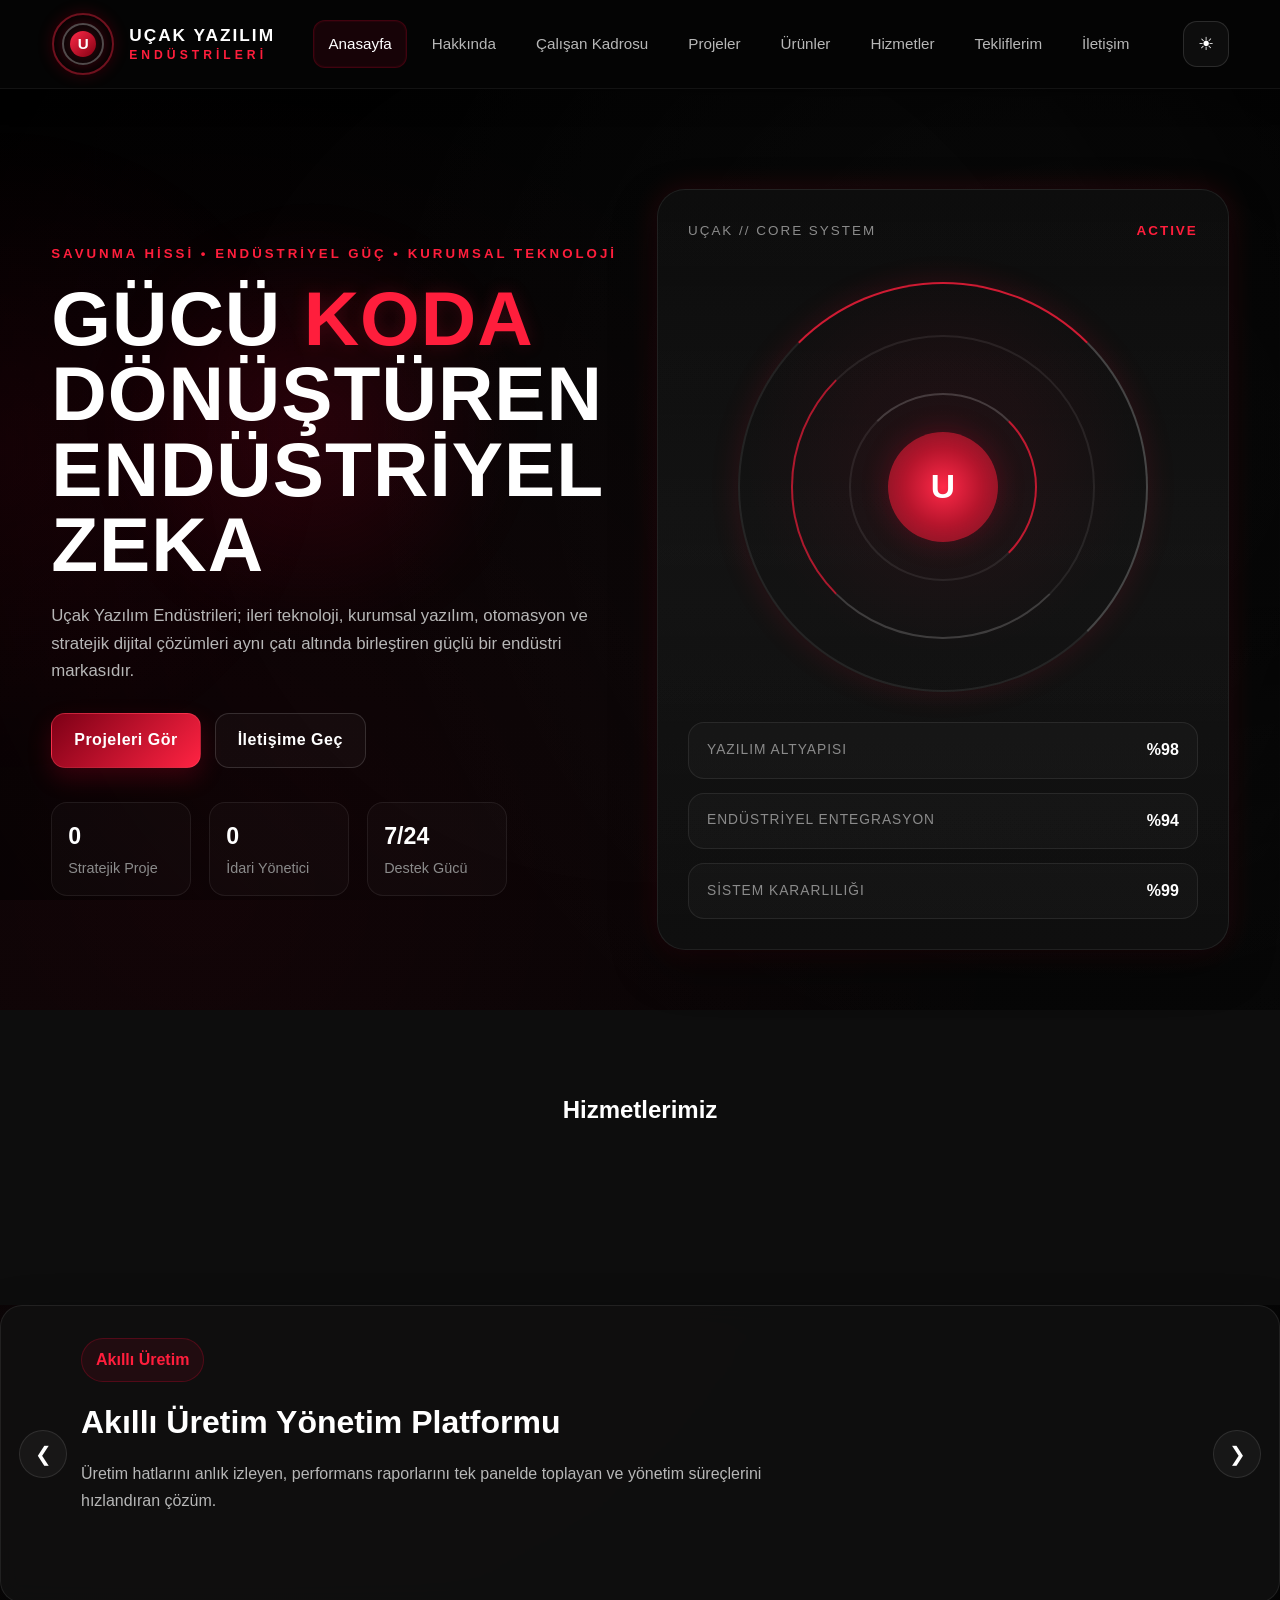
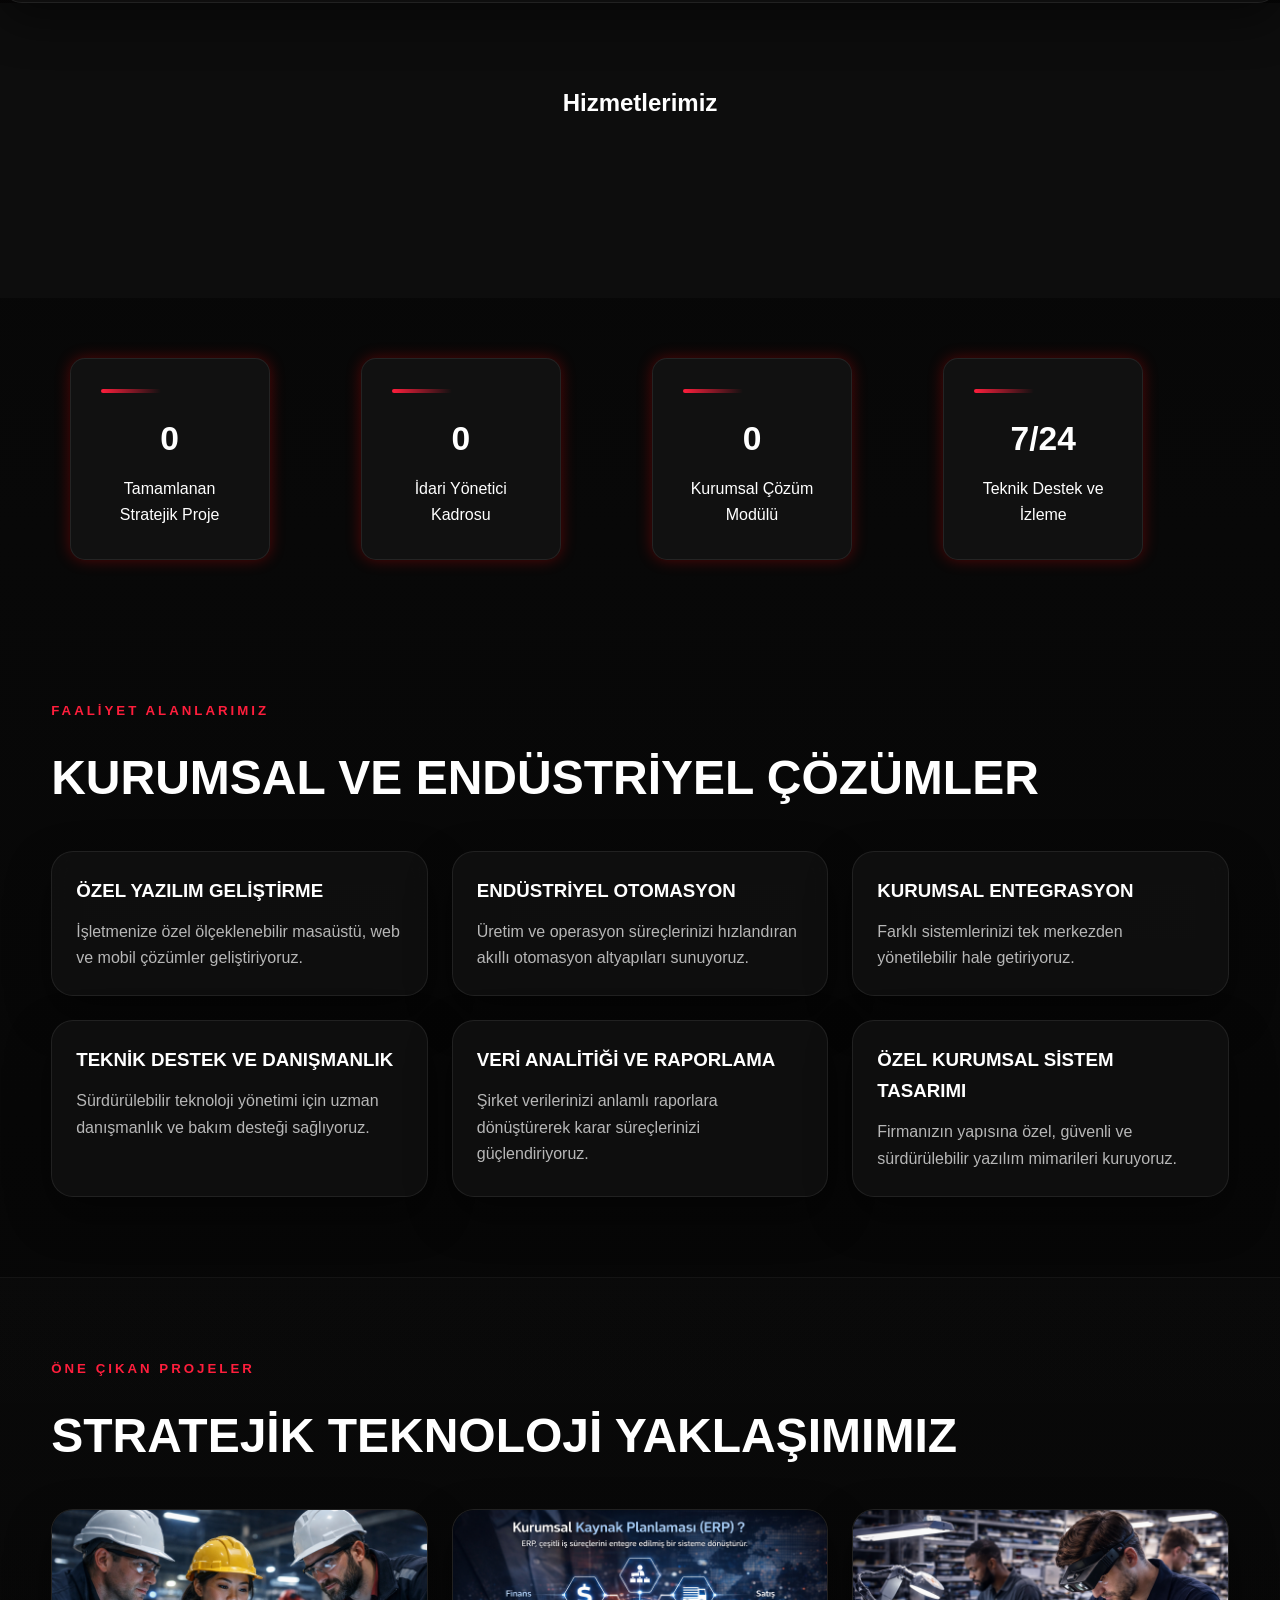
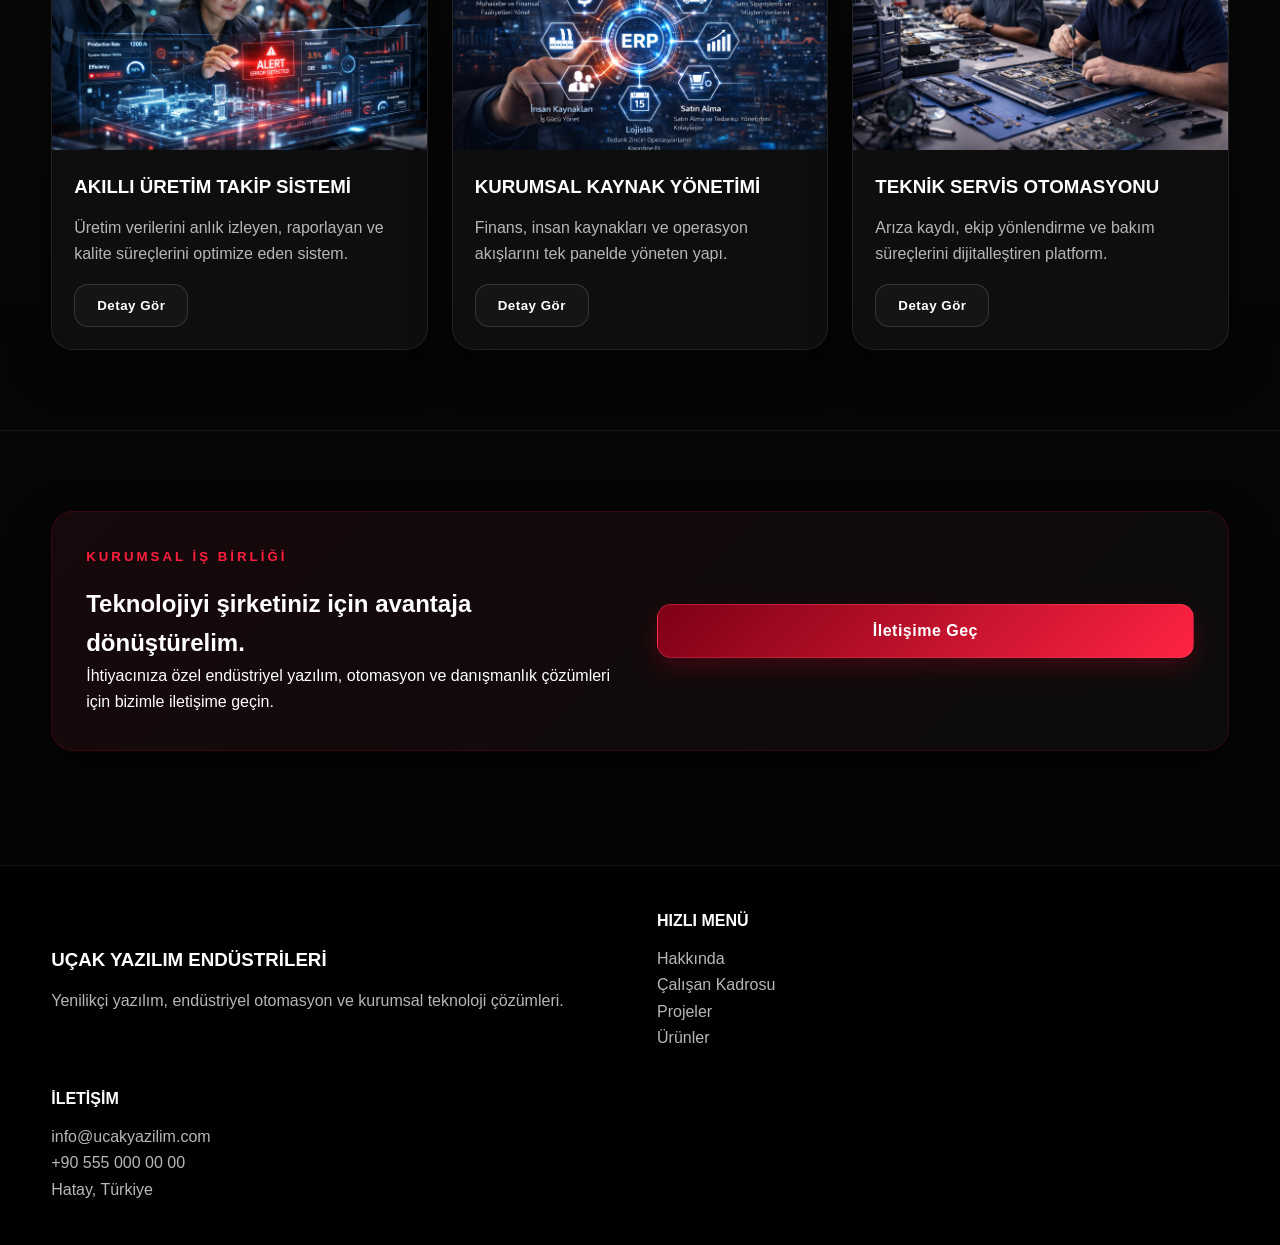
<file: index.html>
<!DOCTYPE html>
<html lang="tr">
<head>
  <meta charset="UTF-8" />
  <meta name="viewport" content="width=device-width, initial-scale=1.0" />
  <title>Uçak Yazılım Endüstrileri | Anasayfa</title>
  <link rel="stylesheet" href="assets/css/style.css" />
</head>
<body>
  <div class="page-bg"></div>

  <header class="header">
    <div class="container nav-container">
      <a href="index.html" class="logo">
        <div class="logo-emblem">
          <span class="ring ring-1"></span>
          <span class="ring ring-2"></span>
          <span class="core">U</span>
        </div>

        <div class="logo-text">
          <span class="logo-title">UÇAK YAZILIM</span>
          <span class="logo-subtitle">ENDÜSTRİLERİ</span>
        </div>
      </a>

      <nav class="nav" id="navMenu">
        <a href="index.html" class="active">Anasayfa</a>
        <a href="pages/hakkinda.html">Hakkında</a>
        <a href="pages/calisan-kadrosu.html">Çalışan Kadrosu</a>
        <a href="pages/projeler.html">Projeler</a>
        <a href="pages/urunler.html">Ürünler</a>
        <a href="pages/hizmetler.html">Hizmetler</a>
        <a href="pages/tekliflerim.html">Tekliflerim</a>
        <a href="pages/iletisim.html">İletişim</a>
      </nav>

      <div class="header-tools">
        <button class="theme-toggle" id="themeToggle" aria-label="Tema değiştir">☀</button>
        <button class="menu-toggle" id="menuToggle" aria-label="Menüyü aç">☰</button>
      </div>
    </div>
  </header>

  <main>
    <section class="hero hero-stark">
      <div class="hero-overlay-lines"></div>
      <div class="hero-overlay-glow"></div>

      <div class="container hero-grid">
        <div class="hero-content">
          <p class="eyebrow">Savunma Hissi • Endüstriyel Güç • Kurumsal Teknoloji</p>

          <h1>
            Gücü <span>Koda</span><br>
            Dönüştüren Endüstriyel Zeka
          </h1>

          <p class="hero-text">
            Uçak Yazılım Endüstrileri; ileri teknoloji, kurumsal yazılım, otomasyon ve
            stratejik dijital çözümleri aynı çatı altında birleştiren güçlü bir endüstri markasıdır.
          </p>

          <div class="hero-buttons">
            <a href="pages/projeler.html" class="btn btn-primary">Projeleri Gör</a>
            <a href="pages/iletisim.html" class="btn btn-secondary">İletişime Geç</a>
          </div>

          <div class="hero-mini-stats">
            <div>
              <strong class="counter" data-target="25" data-suffix="+">0</strong>
              <span>Stratejik Proje</span>
            </div>
            <div>
              <strong class="counter" data-target="10">0</strong>
              <span>İdari Yönetici</span>
            </div>
            <div>
              <strong>7/24</strong>
              <span>Destek Gücü</span>
            </div>
          </div>
        </div>

        <div class="hero-visual hero-panel">
          <div class="hero-panel-inner">
            <div class="panel-top">
              <span class="panel-label">UÇAK // CORE SYSTEM</span>
              <span class="panel-status">ACTIVE</span>
            </div>

            <div class="hero-arc">
              <div class="arc arc-1"></div>
              <div class="arc arc-2"></div>
              <div class="arc arc-3"></div>
              <div class="arc-center">U</div>
            </div>

            <div class="hero-side-info">
              <div class="info-box">
                <span>YAZILIM ALTYAPISI</span>
                <strong>%98</strong>
              </div>
              <div class="info-box">
                <span>ENDÜSTRİYEL ENTEGRASYON</span>
                <strong>%94</strong>
              </div>
              <div class="info-box">
                <span>SİSTEM KARARLILIĞI</span>
                <strong>%99</strong>
              </div>
            </div>
          </div>
        </div>
      </div>
    </section>

    <section class="services-section">
  <h2>Hizmetlerimiz</h2>
  <div id="servicesContainer" class="services-container"></div>
</section>

        <div class="custom-slider card" id="solutionSlider">
          <button class="slider-btn slider-prev" type="button" aria-label="Önceki slide">&#10094;</button>
          <div class="slider-track">
            <div class="slide active">
              <span class="slide-tag">Akıllı Üretim</span>
              <h3>Akıllı Üretim Yönetim Platformu</h3>
              <p>Üretim hatlarını anlık izleyen, performans raporlarını tek panelde toplayan ve yönetim süreçlerini hızlandıran çözüm.</p>
            </div>
            <div class="slide">
              <span class="slide-tag">Kurumsal Bakım</span>
              <h3>Kurumsal Bakım Takip Yazılımı</h3>
              <p>Bakım planlama, arıza geçmişi ve ekip yönlendirme süreçlerini tek merkezden kontrol etmenizi sağlar.</p>
            </div>
            <div class="slide">
              <span class="slide-tag">Lojistik</span>
              <h3>Lojistik Kontrol Paneli</h3>
              <p>Depo, sevkiyat ve tedarik verilerini görsel olarak sunarak operasyonel kararları hızlandırır.</p>
            </div>
          </div>
          <button class="slider-btn slider-next" type="button" aria-label="Sonraki slide">&#10095;</button>
          <div class="slider-dots" aria-label="Slide göstergeleri"></div>
        </div>
      </div>
    </section>
<section class="services-section">
  <h2>Hizmetlerimiz</h2>
  <div id="servicesContainer" class="services-container"></div>
</section>
    <section class="stats">
      <div class="container stats-grid">
        <div class="stat-box card">
          <span class="stat-line"></span>
          <h3 class="counter" data-target="25" data-suffix="+">0</h3>
          <p>Tamamlanan Stratejik Proje</p>
        </div>

        <div class="stat-box card">
          <span class="stat-line"></span>
          <h3 class="counter" data-target="10">0</h3>
          <p>İdari Yönetici Kadrosu</p>
        </div>

        <div class="stat-box card">
          <span class="stat-line"></span>
          <h3 class="counter" data-target="40" data-suffix="+">0</h3>
          <p>Kurumsal Çözüm Modülü</p>
        </div>

        <div class="stat-box card">
          <span class="stat-line"></span>
          <h3>7/24</h3>
          <p>Teknik Destek ve İzleme</p>
        </div>
      </div>
    </section>

    <section class="section">
      <div class="container">
        <div class="section-head">
          <p class="eyebrow">Faaliyet Alanlarımız</p>
          <h2>Kurumsal ve Endüstriyel Çözümler</h2>
        </div>

        <div class="feature-grid">
          <div class="feature-card card">
            <h3>Özel Yazılım Geliştirme</h3>
            <p>İşletmenize özel ölçeklenebilir masaüstü, web ve mobil çözümler geliştiriyoruz.</p>
          </div>

          <div class="feature-card card">
            <h3>Endüstriyel Otomasyon</h3>
            <p>Üretim ve operasyon süreçlerinizi hızlandıran akıllı otomasyon altyapıları sunuyoruz.</p>
          </div>

          <div class="feature-card card">
            <h3>Kurumsal Entegrasyon</h3>
            <p>Farklı sistemlerinizi tek merkezden yönetilebilir hale getiriyoruz.</p>
          </div>

          <div class="feature-card card">
            <h3>Teknik Destek ve Danışmanlık</h3>
            <p>Sürdürülebilir teknoloji yönetimi için uzman danışmanlık ve bakım desteği sağlıyoruz.</p>
          </div>

          <div class="feature-card card">
            <h3>Veri Analitiği ve Raporlama</h3>
            <p>Şirket verilerinizi anlamlı raporlara dönüştürerek karar süreçlerinizi güçlendiriyoruz.</p>
          </div>

          <div class="feature-card card">
            <h3>Özel Kurumsal Sistem Tasarımı</h3>
            <p>Firmanızın yapısına özel, güvenli ve sürdürülebilir yazılım mimarileri kuruyoruz.</p>
          </div>
        </div>
      </div>
    </section>

    <section class="section dark-panel">
      <div class="container">
        <div class="section-head">
          <p class="eyebrow">Öne Çıkan Projeler</p>
          <h2>Stratejik Teknoloji Yaklaşımımız</h2>
        </div>

        <div class="project-grid">
          <div class="project-card card detail-source" data-detail-title="Akıllı Üretim Takip Sistemi" data-detail-subtitle="Üretim izleme ve kalite optimizasyonu" data-detail-text="Üretim verilerini anlık izleyen, raporlayan ve kalite süreçlerini optimize eden sistem. Fabrika yöneticileri için canlı durum takibi ve detaylı performans analizi sağlar.">
            <img src="assets/images/project/project1.png" alt="Akıllı Üretim Takip Sistemi" />
            <div class="project-content">
              <h3>Akıllı Üretim Takip Sistemi</h3>
              <p>Üretim verilerini anlık izleyen, raporlayan ve kalite süreçlerini optimize eden sistem.</p>
              <button class="btn btn-secondary open-detail-btn" type="button">Detay Gör</button>
            </div>
          </div>

          <div class="project-card card detail-source" data-detail-title="Kurumsal Kaynak Yönetimi" data-detail-subtitle="Merkezi yönetim paneli" data-detail-text="Finans, insan kaynakları ve operasyon akışlarını tek panelde yöneten yapı. Kurumsal veri akışını tek merkezde toplar ve yöneticilere sade bir kontrol alanı sunar.">
            <img src="assets/images/project/project2.png" alt="Kurumsal Kaynak Yönetimi" />
            <div class="project-content">
              <h3>Kurumsal Kaynak Yönetimi</h3>
              <p>Finans, insan kaynakları ve operasyon akışlarını tek panelde yöneten yapı.</p>
              <button class="btn btn-secondary open-detail-btn" type="button">Detay Gör</button>
            </div>
          </div>

          <div class="project-card card detail-source" data-detail-title="Teknik Servis Otomasyonu" data-detail-subtitle="Saha ekip yönetimi" data-detail-text="Arıza kaydı, ekip yönlendirme ve bakım süreçlerini dijitalleştiren platform. Teknik destek süreçlerini hızlandırır ve geçmiş kayıtları kolayca raporlar.">
            <img src="assets/images/project/project3.png" alt="Teknik Servis Otomasyonu" />
            <div class="project-content">
              <h3>Teknik Servis Otomasyonu</h3>
              <p>Arıza kaydı, ekip yönlendirme ve bakım süreçlerini dijitalleştiren platform.</p>
              <button class="btn btn-secondary open-detail-btn" type="button">Detay Gör</button>
            </div>
          </div>
        </div>
      </div>
    </section>

    <section class="section cta-section">
      <div class="container cta-box card">
        <div>
          <p class="eyebrow">Kurumsal İş Birliği</p>
          <h2>Teknolojiyi şirketiniz için avantaja dönüştürelim.</h2>
          <p>İhtiyacınıza özel endüstriyel yazılım, otomasyon ve danışmanlık çözümleri için bizimle iletişime geçin.</p>
        </div>

        <a href="pages/iletisim.html" class="btn btn-primary">İletişime Geç</a>
      </div>
    </section>
  </main>

  <div class="modal" id="genericDetailModal">
    <div class="modal-overlay" data-close-modal></div>
    <div class="modal-content card detail-modal-content">
      <button class="modal-close" data-close-modal>&times;</button>
      <div id="genericModalBody"></div>
    </div>
  </div>

  <footer class="footer">
    <div class="container footer-grid">
      <div>
        <h3>Uçak Yazılım Endüstrileri</h3>
        <p>Yenilikçi yazılım, endüstriyel otomasyon ve kurumsal teknoloji çözümleri.</p>
      </div>

      <div>
        <h4>Hızlı Menü</h4>
        <ul>
          <li><a href="pages/hakkinda.html">Hakkında</a></li>
          <li><a href="pages/calisan-kadrosu.html">Çalışan Kadrosu</a></li>
          <li><a href="pages/projeler.html">Projeler</a></li>
          <li><a href="pages/urunler.html">Ürünler</a></li>
        </ul>
      </div>

      <div>
        <h4>İletişim</h4>
        <p>info@ucakyazilim.com</p>
        <p>+90 555 000 00 00</p>
        <p>Hatay, Türkiye</p>
      </div>
    </div>
  </footer>

  <button id="topBtn" class="top-btn" aria-label="Yukarı çık">↑</button>

  <script src="assets/js/main.js"></script>
</body>
</html>
</file>
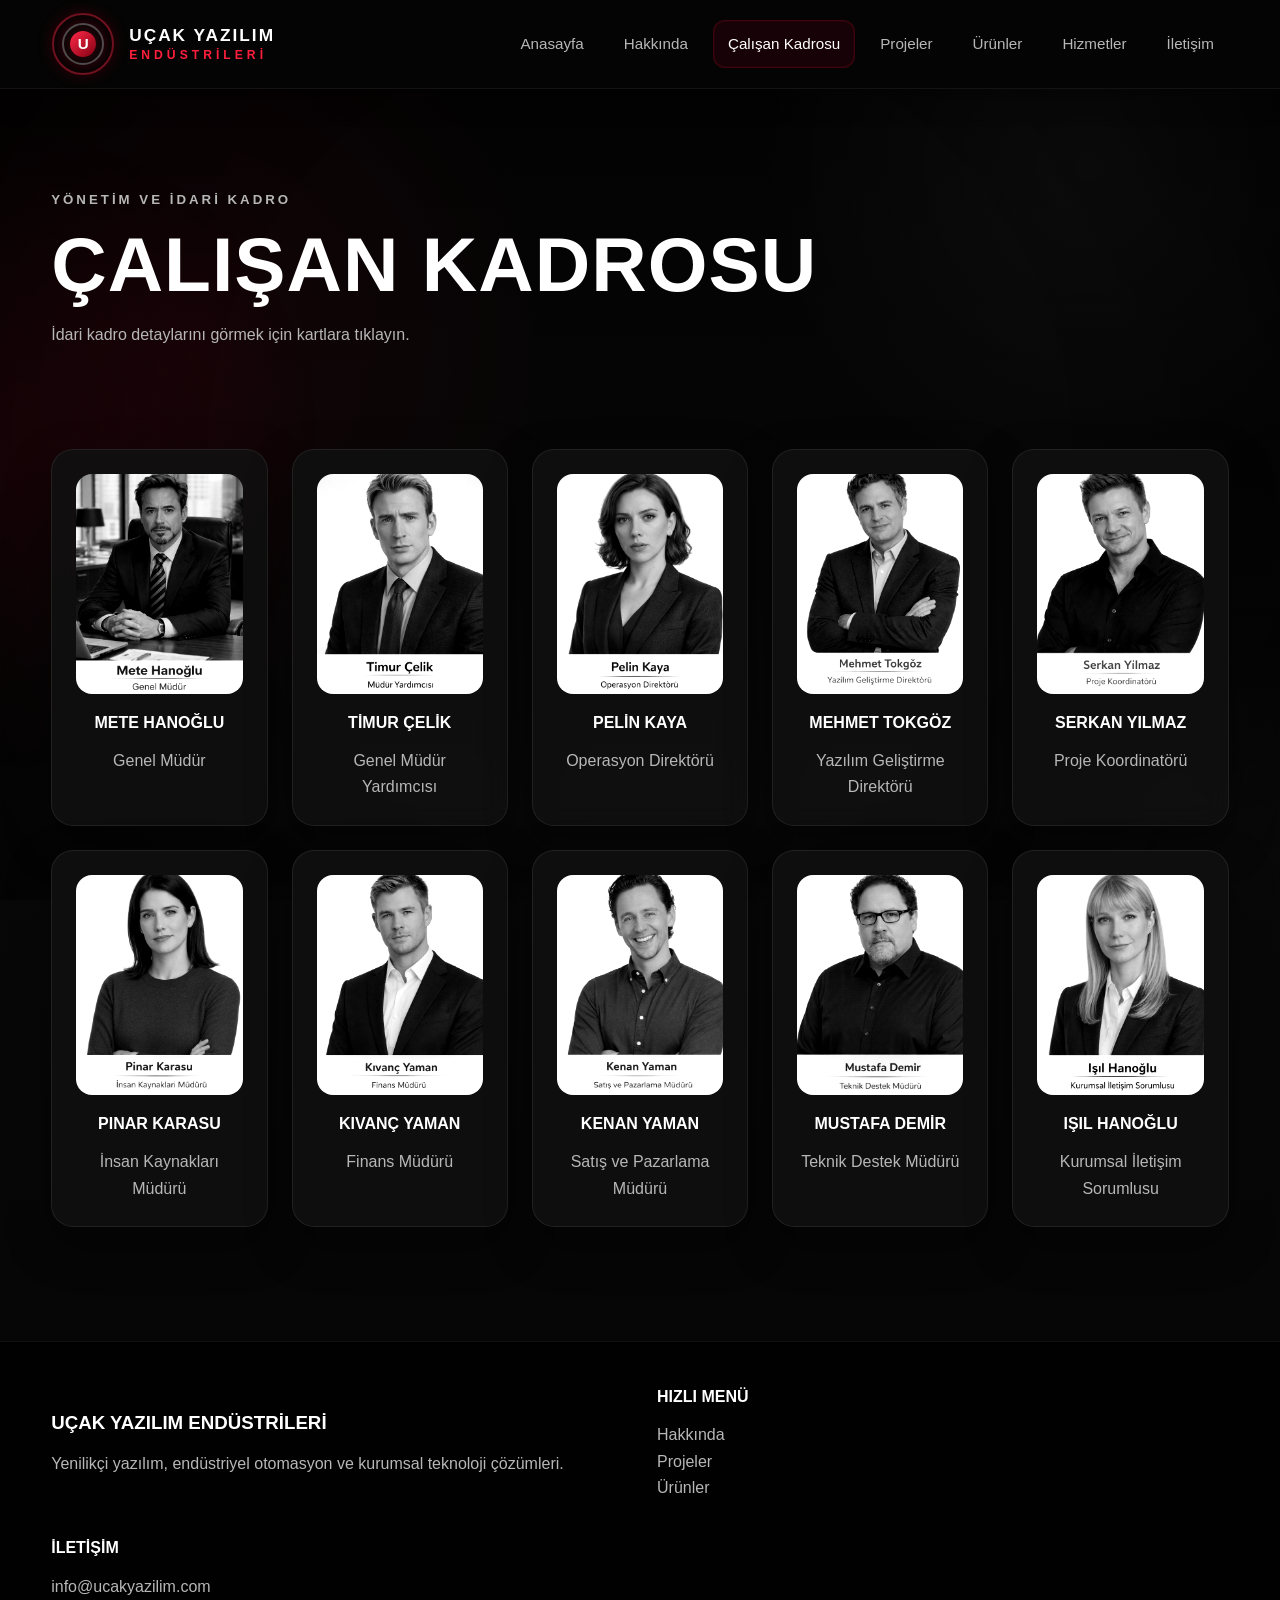
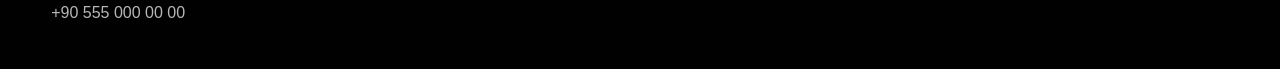
<file: pages/calisan-kadrosu.html>
<!DOCTYPE html>
<html lang="tr">
<head>
  <meta charset="UTF-8" />
  <meta name="viewport" content="width=device-width, initial-scale=1.0" />
  <title>Uçak Yazılım Endüstrileri | Çalışan Kadrosu</title>
  <link rel="stylesheet" href="../assets/css/style.css" />
</head>
<body>
  <div class="page-bg"></div>

  <header class="header">
    <div class="container nav-container">
      <a href="../index.html" class="logo">
        <div class="logo-emblem">
          <span class="ring ring-1"></span>
          <span class="ring ring-2"></span>
          <span class="core">U</span>
        </div>

        <div class="logo-text">
          <span class="logo-title">UÇAK YAZILIM</span>
          <span class="logo-subtitle">ENDÜSTRİLERİ</span>
        </div>
      </a>

      <nav class="nav" id="navMenu">
        <a href="../index.html">Anasayfa</a>
        <a href="hakkinda.html">Hakkında</a>
        <a href="calisan-kadrosu.html" class="active">Çalışan Kadrosu</a>
        <a href="projeler.html">Projeler</a>
        <a href="urunler.html">Ürünler</a>
        <a href="hizmetler.html">Hizmetler</a>
        <a href="iletisim.html">İletişim</a>
      </nav>

      <button class="menu-toggle" id="menuToggle">☰</button>
    </div>
  </header>

  <main class="page-top">
    <section class="page-hero small-hero">
      <div class="container">
        <p class="eyebrow">Yönetim ve İdari Kadro</p>
        <h1>Çalışan Kadrosu</h1>
        <p>İdari kadro detaylarını görmek için kartlara tıklayın.</p>
      </div>
    </section>

    <section class="section">
      <div class="container">
        <div class="employee-grid">
          <div class="employee-card card" data-id="1">
            <img src="../assets/images/employees/emp1.png" alt="Mete Hanoğlu" />
            <h3>Mete Hanoğlu</h3>
            <p>Genel Müdür</p>
          </div>

          <div class="employee-card card" data-id="2">
            <img src="../assets/images/employees/emp2.png" alt="Timur Çelik" />
            <h3>Timur Çelik</h3>
            <p>Genel Müdür Yardımcısı</p>
          </div>

          <div class="employee-card card" data-id="3">
            <img src="../assets/images/employees/emp3.png" alt="Pelin Kaya" />
            <h3>Pelin Kaya</h3>
            <p>Operasyon Direktörü</p>
          </div>

          <div class="employee-card card" data-id="4">
            <img src="../assets/images/employees/emp4.png" alt="Mehmet Tokgöz" />
            <h3>Mehmet Tokgöz</h3>
            <p>Yazılım Geliştirme Direktörü</p>
          </div>

          <div class="employee-card card" data-id="5">
            <img src="../assets/images/employees/emp5.png" alt="Serkan Yılmaz" />
            <h3>Serkan Yılmaz</h3>
            <p>Proje Koordinatörü</p>
          </div>

          <div class="employee-card card" data-id="6">
            <img src="../assets/images/employees/emp6.png" alt="Pınar Karasu" />
            <h3>Pınar Karasu</h3>
            <p>İnsan Kaynakları Müdürü</p>
          </div>

          <div class="employee-card card" data-id="7">
            <img src="../assets/images/employees/emp7.png" alt="Kıvanç Yaman" />
            <h3>Kıvanç Yaman</h3>
            <p>Finans Müdürü</p>
          </div>

          <div class="employee-card card" data-id="8">
            <img src="../assets/images/employees/emp8.png" alt="Kenan Yaman" />
            <h3>Kenan Yaman</h3>
            <p>Satış ve Pazarlama Müdürü</p>
          </div>

          <div class="employee-card card" data-id="9">
            <img src="../assets/images/employees/emp9.png" alt="Mustafa Demir" />
            <h3>Mustafa Demir</h3>
            <p>Teknik Destek Müdürü</p>
          </div>

          <div class="employee-card card" data-id="10">
            <img src="../assets/images/employees/emp10.png" alt="Işıl Hanoğlu" />
            <h3>Işıl Hanoğlu</h3>
            <p>Kurumsal İletişim Sorumlusu</p>
          </div>
        </div>
      </div>
    </section>
  </main>

  <div class="modal" id="employeeModal">
    <div class="modal-overlay" id="modalOverlay"></div>
    <div class="modal-content card">
      <button class="modal-close" id="modalClose">&times;</button>
      <div id="modalBody"></div>
    </div>
  </div>

  <footer class="footer">
    <div class="container footer-grid">
      <div>
        <h3>Uçak Yazılım Endüstrileri</h3>
        <p>Yenilikçi yazılım, endüstriyel otomasyon ve kurumsal teknoloji çözümleri.</p>
      </div>
      <div>
        <h4>Hızlı Menü</h4>
        <ul>
          <li><a href="hakkinda.html">Hakkında</a></li>
          <li><a href="projeler.html">Projeler</a></li>
          <li><a href="urunler.html">Ürünler</a></li>
        </ul>
      </div>
      <div>
        <h4>İletişim</h4>
        <p>info@ucakyazilim.com</p>
        <p>+90 555 000 00 00</p>
      </div>
    </div>
  </footer>

  <script src="../assets/js/main.js"></script>
  <script src="../assets/js/employees.js"></script>
</body>
</html>
</file>
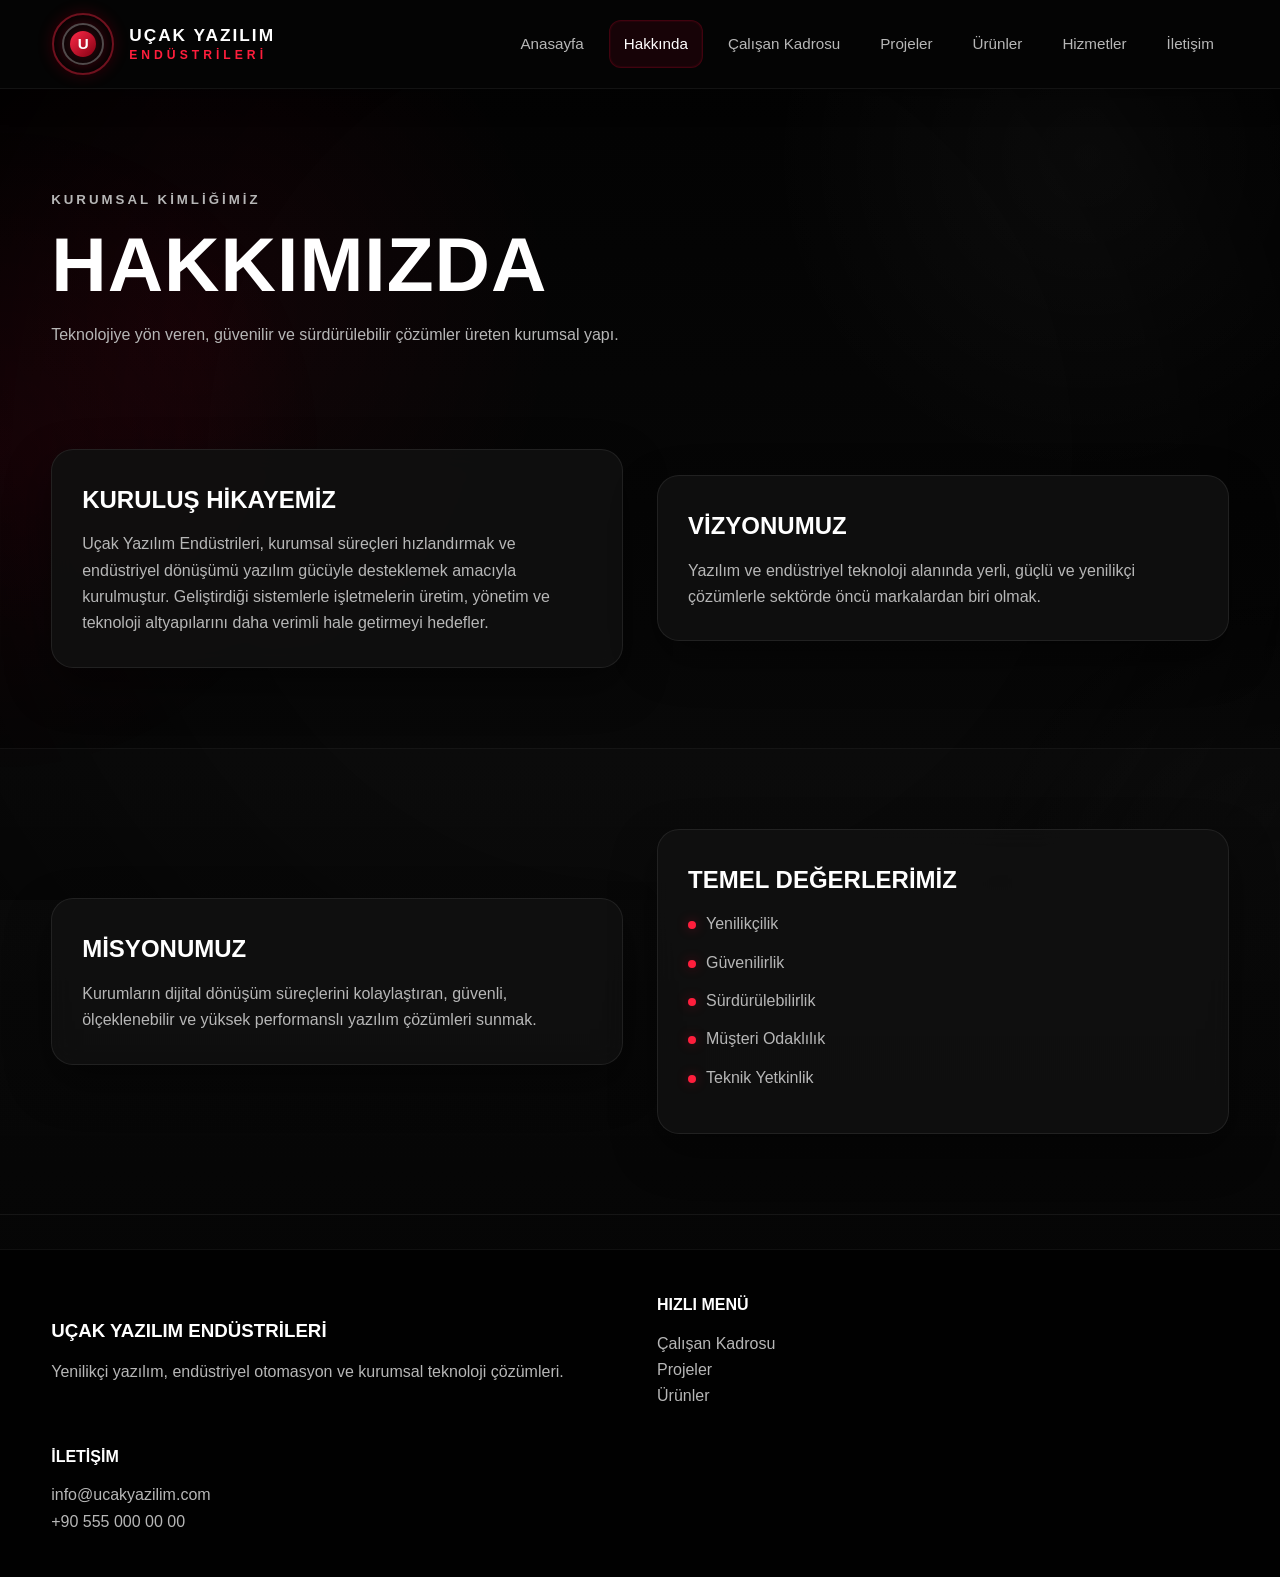
<file: pages/hakkinda.html>
<!DOCTYPE html>
<html lang="tr">
<head>
  <meta charset="UTF-8" />
  <meta name="viewport" content="width=device-width, initial-scale=1.0" />
  <title>Uçak Yazılım Endüstrileri | Hakkında</title>
  <link rel="stylesheet" href="../assets/css/style.css" />
</head>
<body>
  <div class="page-bg"></div>

  <header class="header">
    <div class="container nav-container">
      <a href="../index.html" class="logo">
        <div class="logo-emblem">
          <span class="ring ring-1"></span>
          <span class="ring ring-2"></span>
          <span class="core">U</span>
        </div>

        <div class="logo-text">
          <span class="logo-title">UÇAK YAZILIM</span>
          <span class="logo-subtitle">ENDÜSTRİLERİ</span>
        </div>
      </a>

      <nav class="nav" id="navMenu">
        <a href="../index.html">Anasayfa</a>
        <a href="hakkinda.html" class="active">Hakkında</a>
        <a href="calisan-kadrosu.html">Çalışan Kadrosu</a>
        <a href="projeler.html">Projeler</a>
        <a href="urunler.html">Ürünler</a>
        <a href="hizmetler.html">Hizmetler</a>
        <a href="iletisim.html">İletişim</a>
      </nav>

      <button class="menu-toggle" id="menuToggle">☰</button>
    </div>
  </header>

  <main class="page-top">
    <section class="page-hero small-hero">
      <div class="container">
        <p class="eyebrow">Kurumsal Kimliğimiz</p>
        <h1>Hakkımızda</h1>
        <p>Teknolojiye yön veren, güvenilir ve sürdürülebilir çözümler üreten kurumsal yapı.</p>
      </div>
    </section>

    <section class="section">
      <div class="container two-col">
        <div class="card content-card">
          <h2>Kuruluş Hikayemiz</h2>
          <p>
            Uçak Yazılım Endüstrileri, kurumsal süreçleri hızlandırmak ve endüstriyel dönüşümü
            yazılım gücüyle desteklemek amacıyla kurulmuştur. Geliştirdiği sistemlerle işletmelerin
            üretim, yönetim ve teknoloji altyapılarını daha verimli hale getirmeyi hedefler.
          </p>
        </div>

        <div class="card content-card">
          <h2>Vizyonumuz</h2>
          <p>
            Yazılım ve endüstriyel teknoloji alanında yerli, güçlü ve yenilikçi çözümlerle sektörde
            öncü markalardan biri olmak.
          </p>
        </div>
      </div>
    </section>

    <section class="section dark-panel">
      <div class="container two-col">
        <div class="card content-card">
          <h2>Misyonumuz</h2>
          <p>
            Kurumların dijital dönüşüm süreçlerini kolaylaştıran, güvenli, ölçeklenebilir ve yüksek
            performanslı yazılım çözümleri sunmak.
          </p>
        </div>

        <div class="card content-card">
          <h2>Temel Değerlerimiz</h2>
          <ul class="custom-list">
            <li>Yenilikçilik</li>
            <li>Güvenilirlik</li>
            <li>Sürdürülebilirlik</li>
            <li>Müşteri Odaklılık</li>
            <li>Teknik Yetkinlik</li>
          </ul>
        </div>
      </div>
    </section>
  </main>

  <footer class="footer">
    <div class="container footer-grid">
      <div>
        <h3>Uçak Yazılım Endüstrileri</h3>
        <p>Yenilikçi yazılım, endüstriyel otomasyon ve kurumsal teknoloji çözümleri.</p>
      </div>
      <div>
        <h4>Hızlı Menü</h4>
        <ul>
          <li><a href="calisan-kadrosu.html">Çalışan Kadrosu</a></li>
          <li><a href="projeler.html">Projeler</a></li>
          <li><a href="urunler.html">Ürünler</a></li>
        </ul>
      </div>
      <div>
        <h4>İletişim</h4>
        <p>info@ucakyazilim.com</p>
        <p>+90 555 000 00 00</p>
      </div>
    </div>
  </footer>

  <script src="../assets/js/main.js"></script>
</body>
</html>
</file>
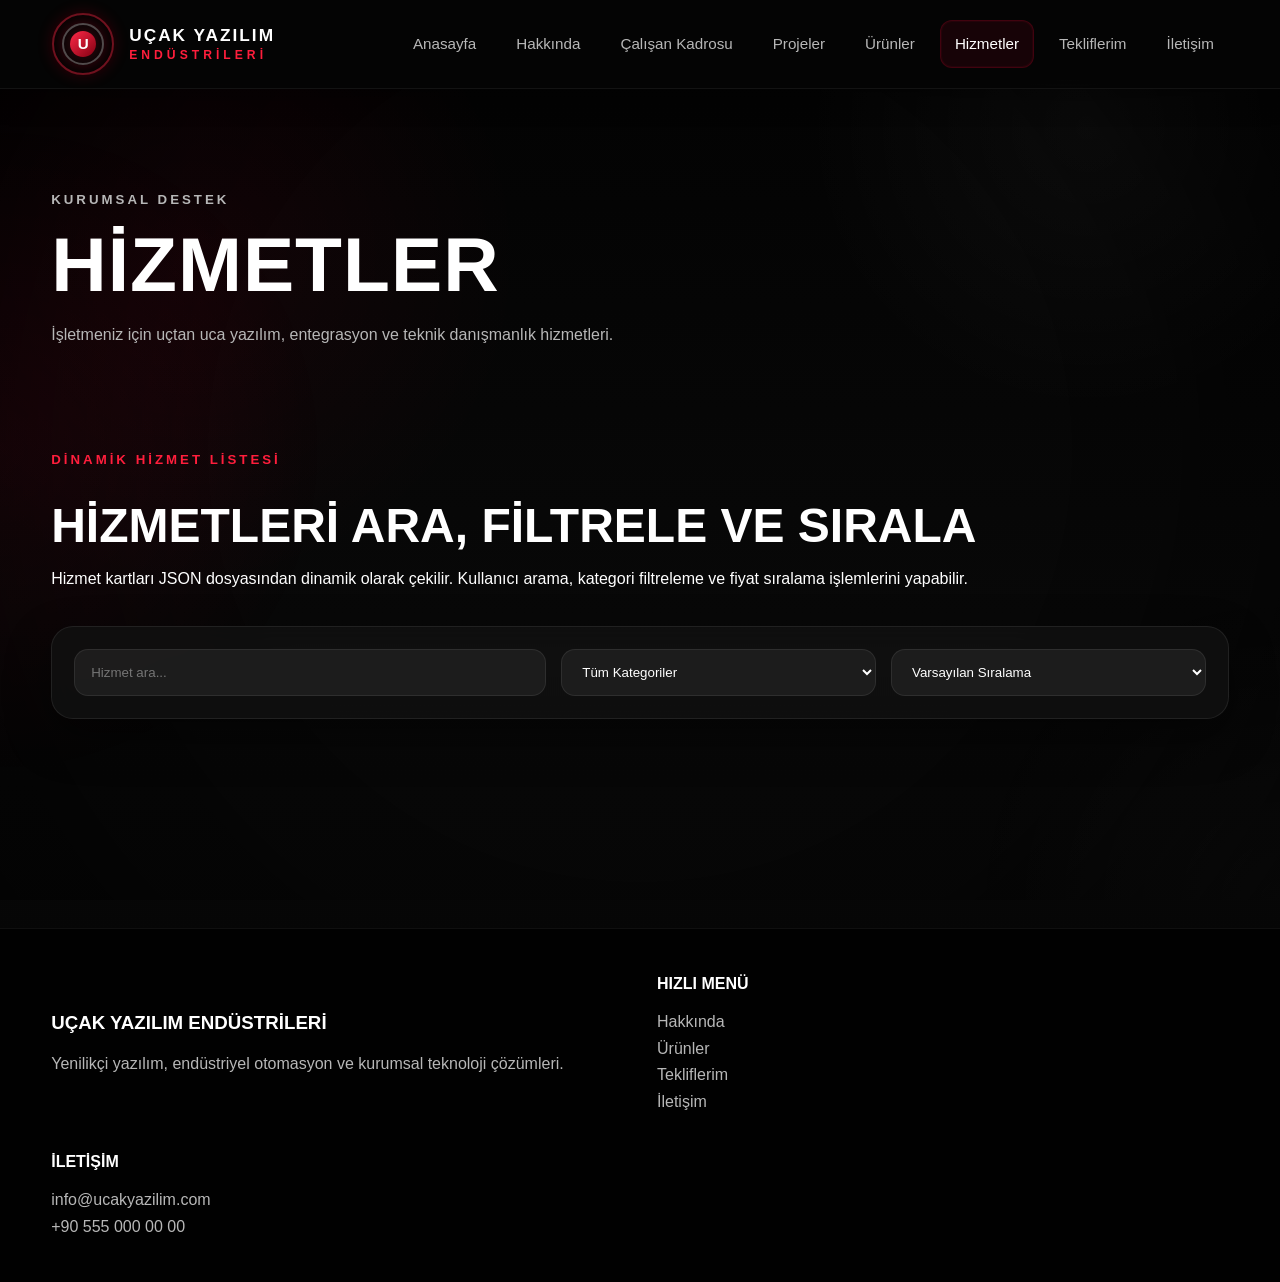
<file: pages/hizmetler.html>
<!DOCTYPE html>
<html lang="tr">
<head>
  <meta charset="UTF-8" />
  <meta name="viewport" content="width=device-width, initial-scale=1.0" />
  <title>Uçak Yazılım Endüstrileri | Hizmetler</title>
  <link rel="stylesheet" href="../assets/css/style.css" />
</head>
<body>
  <div class="page-bg"></div>

  <header class="header">
    <div class="container nav-container">
      <a href="../index.html" class="logo">
        <div class="logo-emblem">
          <span class="ring ring-1"></span>
          <span class="ring ring-2"></span>
          <span class="core">U</span>
        </div>

        <div class="logo-text">
          <span class="logo-title">UÇAK YAZILIM</span>
          <span class="logo-subtitle">ENDÜSTRİLERİ</span>
        </div>
      </a>

      <nav class="nav" id="navMenu">
        <a href="../index.html">Anasayfa</a>
        <a href="hakkinda.html">Hakkında</a>
        <a href="calisan-kadrosu.html">Çalışan Kadrosu</a>
        <a href="projeler.html">Projeler</a>
        <a href="urunler.html">Ürünler</a>
        <a href="hizmetler.html" class="active">Hizmetler</a>
        <a href="tekliflerim.html">Tekliflerim</a>
        <a href="iletisim.html">İletişim</a>
      </nav>

      <button class="menu-toggle" id="menuToggle">☰</button>
    </div>
  </header>

  <main class="page-top">
    <section class="page-hero small-hero">
      <div class="container">
        <p class="eyebrow">Kurumsal Destek</p>
        <h1>Hizmetler</h1>
        <p>
          İşletmeniz için uçtan uca yazılım, entegrasyon ve teknik danışmanlık hizmetleri.
        </p>
      </div>
    </section>

    <section class="section">
      <div class="container">

        <div class="section-head">
          <p class="eyebrow">Dinamik Hizmet Listesi</p>
          <h2>Hizmetleri Ara, Filtrele ve Sırala</h2>
          <p>
            Hizmet kartları JSON dosyasından dinamik olarak çekilir. Kullanıcı arama,
            kategori filtreleme ve fiyat sıralama işlemlerini yapabilir.
          </p>
        </div>

        <div class="filter-panel card">
          <input type="text" id="serviceSearch" placeholder="Hizmet ara..." />

          <select id="serviceCategory">
            <option value="all">Tüm Kategoriler</option>
            <option value="Yazılım">Yazılım</option>
            <option value="Otomasyon">Otomasyon</option>
            <option value="Danışmanlık">Danışmanlık</option>
            <option value="Raporlama">Raporlama</option>
          </select>

          <select id="serviceSort">
            <option value="default">Varsayılan Sıralama</option>
            <option value="az">İsme Göre A-Z</option>
            <option value="za">İsme Göre Z-A</option>
            <option value="low">Fiyat Artan</option>
            <option value="high">Fiyat Azalan</option>
          </select>
        </div>

        <div id="servicesContainer" class="services-container"></div>

      </div>
    </section>
  </main>

  <footer class="footer">
    <div class="container footer-grid">
      <div>
        <h3>Uçak Yazılım Endüstrileri</h3>
        <p>Yenilikçi yazılım, endüstriyel otomasyon ve kurumsal teknoloji çözümleri.</p>
      </div>

      <div>
        <h4>Hızlı Menü</h4>
        <ul>
          <li><a href="hakkinda.html">Hakkında</a></li>
          <li><a href="urunler.html">Ürünler</a></li>
          <li><a href="tekliflerim.html">Tekliflerim</a></li>
          <li><a href="iletisim.html">İletişim</a></li>
        </ul>
      </div>

      <div>
        <h4>İletişim</h4>
        <p>info@ucakyazilim.com</p>
        <p>+90 555 000 00 00</p>
      </div>
    </div>
  </footer>

  <button id="topBtn" class="top-btn" aria-label="Yukarı çık">↑</button>

  <script src="../assets/js/main.js"></script>
</body>
</html>
</file>
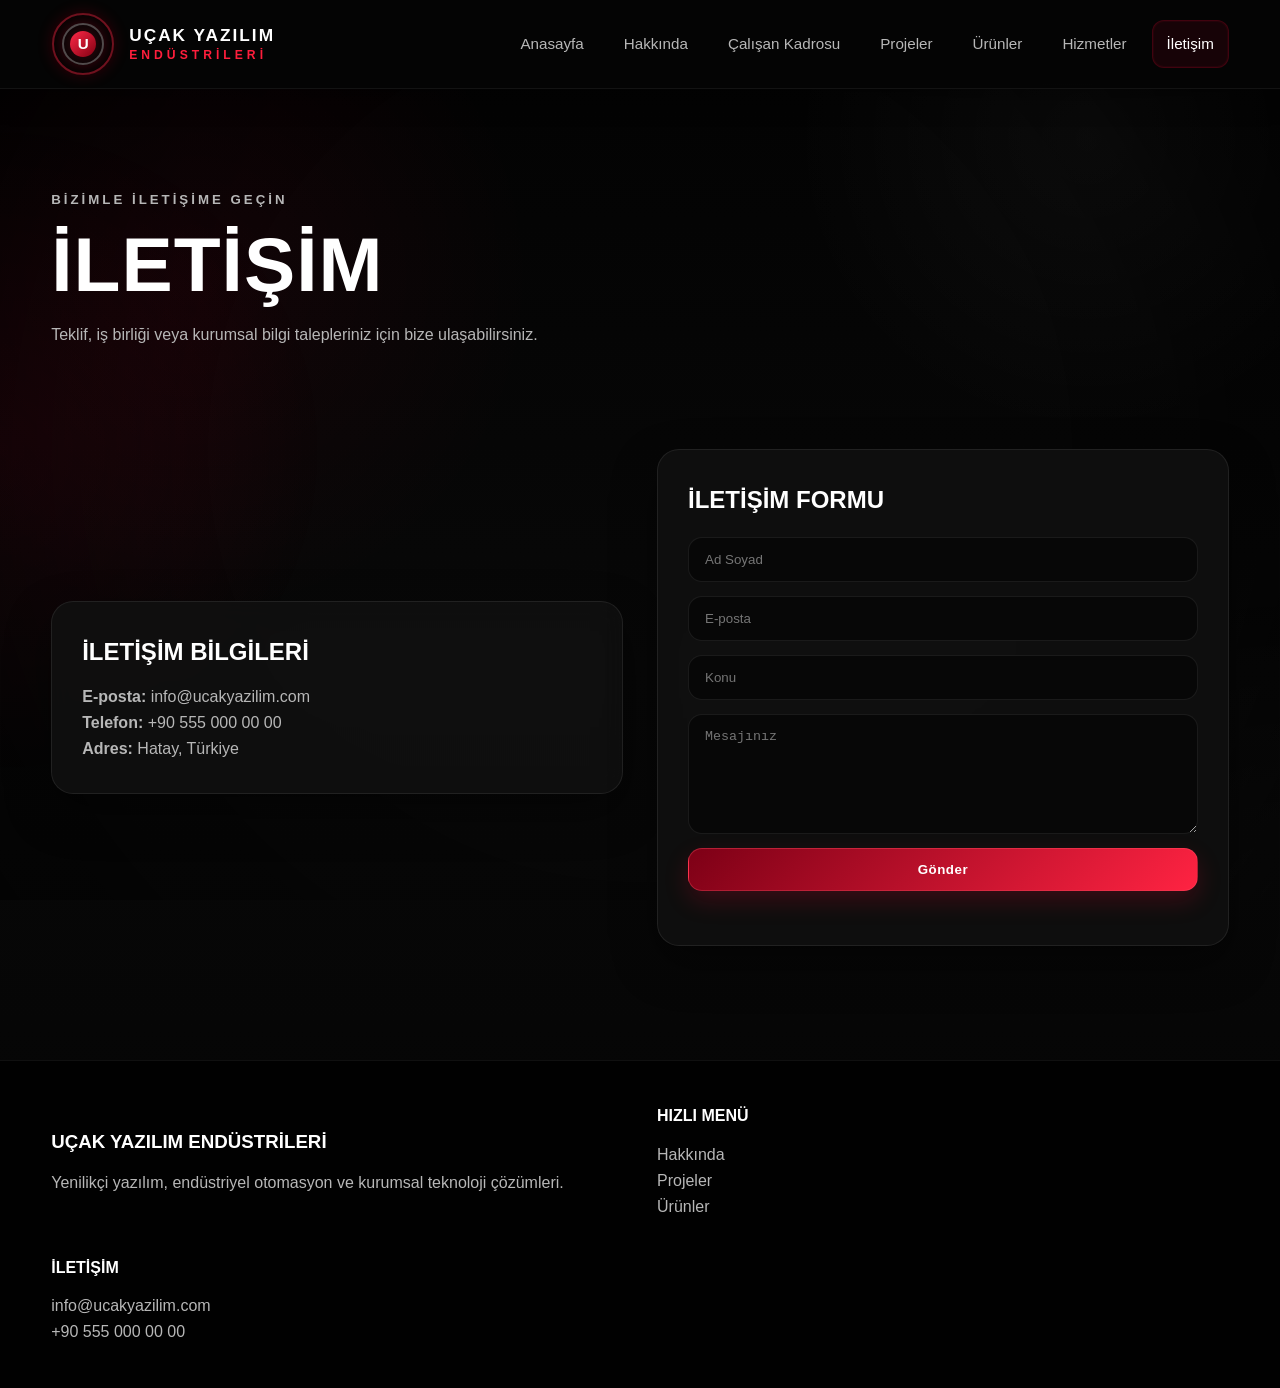
<file: pages/iletisim.html>
<!DOCTYPE html>
<html lang="tr">
<head>
  <meta charset="UTF-8" />
  <meta name="viewport" content="width=device-width, initial-scale=1.0" />
  <title>Uçak Yazılım Endüstrileri | İletişim</title>
  <link rel="stylesheet" href="../assets/css/style.css" />
</head>
<body>
  <div class="page-bg"></div>

  <header class="header">
    <div class="container nav-container">
      <a href="../index.html" class="logo">
        <div class="logo-emblem">
          <span class="ring ring-1"></span>
          <span class="ring ring-2"></span>
          <span class="core">U</span>
        </div>

        <div class="logo-text">
          <span class="logo-title">UÇAK YAZILIM</span>
          <span class="logo-subtitle">ENDÜSTRİLERİ</span>
        </div>
      </a>

      <nav class="nav" id="navMenu">
        <a href="../index.html">Anasayfa</a>
        <a href="hakkinda.html">Hakkında</a>
        <a href="calisan-kadrosu.html">Çalışan Kadrosu</a>
        <a href="projeler.html">Projeler</a>
        <a href="urunler.html">Ürünler</a>
        <a href="hizmetler.html">Hizmetler</a>
        <a href="iletisim.html" class="active">İletişim</a>
      </nav>

      <button class="menu-toggle" id="menuToggle">☰</button>
    </div>
  </header>

  <main class="page-top">
    <section class="page-hero small-hero">
      <div class="container">
        <p class="eyebrow">Bizimle İletişime Geçin</p>
        <h1>İletişim</h1>
        <p>Teklif, iş birliği veya kurumsal bilgi talepleriniz için bize ulaşabilirsiniz.</p>
      </div>
    </section>

    <section class="section">
      <div class="container contact-grid">

        <div class="card content-card">
          <h2>İletişim Bilgileri</h2>
          <p><strong>E-posta:</strong> info@ucakyazilim.com</p>
          <p><strong>Telefon:</strong> +90 555 000 00 00</p>
          <p><strong>Adres:</strong> Hatay, Türkiye</p>
        </div>

        <div class="card content-card">
          <h2>İletişim Formu</h2>

        <form id="contactForm" class="contact-form" action="../form.php" method="post">

<input type="text" name="name" id="name" placeholder="Ad Soyad" required>

<input type="email" name="email" id="email" placeholder="E-posta" required>

<input type="text" name="subject" id="subject" placeholder="Konu" required>

<textarea name="message" id="message" rows="6" placeholder="Mesajınız" required></textarea>

<button type="submit" class="btn btn-primary">Gönder</button>

<p id="formMessage"></p>

</form>
         
           
        </div>

      </div>
    </section>
  </main>

  <footer class="footer">
    <div class="container footer-grid">
      <div>
        <h3>Uçak Yazılım Endüstrileri</h3>
        <p>Yenilikçi yazılım, endüstriyel otomasyon ve kurumsal teknoloji çözümleri.</p>
      </div>
      <div>
        <h4>Hızlı Menü</h4>
        <ul>
          <li><a href="hakkinda.html">Hakkında</a></li>
          <li><a href="projeler.html">Projeler</a></li>
          <li><a href="urunler.html">Ürünler</a></li>
        </ul>
      </div>
      <div>
        <h4>İletişim</h4>
        <p>info@ucakyazilim.com</p>
        <p>+90 555 000 00 00</p>
      </div>
    </div>
  </footer>

  <script src="../assets/js/main.js"></script>

<script>
const form = document.getElementById("contactForm");
const formMessage = document.getElementById("formMessage");

form.addEventListener("submit", function(e){



});
</script>

</body>
</html>
</file>
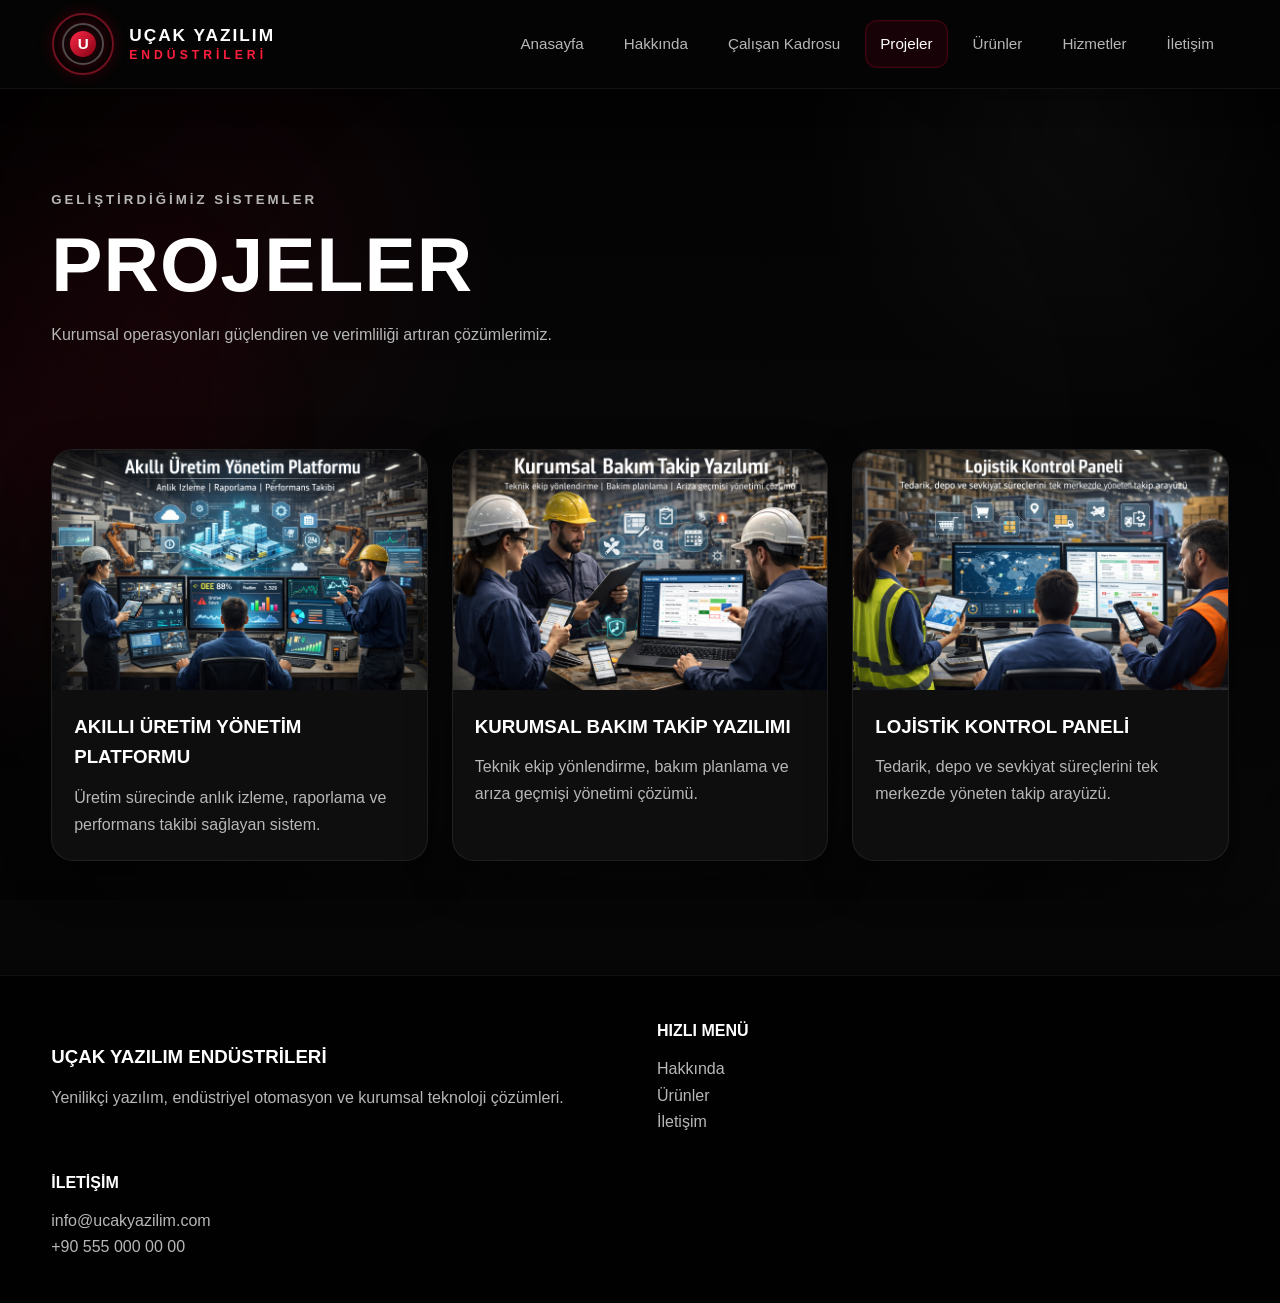
<file: pages/projeler.html>
<!DOCTYPE html>
<html lang="tr">
<head>
  <meta charset="UTF-8" />
  <meta name="viewport" content="width=device-width, initial-scale=1.0" />
  <title>Uçak Yazılım Endüstrileri | Projeler</title>
  <link rel="stylesheet" href="../assets/css/style.css" />
</head>
<body>
  <div class="page-bg"></div>

  <header class="header">
    <div class="container nav-container">
      <a href="../index.html" class="logo">
        <div class="logo-emblem">
          <span class="ring ring-1"></span>
          <span class="ring ring-2"></span>
          <span class="core">U</span>
        </div>

        <div class="logo-text">
          <span class="logo-title">UÇAK YAZILIM</span>
          <span class="logo-subtitle">ENDÜSTRİLERİ</span>
        </div>
      </a>

      <nav class="nav" id="navMenu">
        <a href="../index.html">Anasayfa</a>
        <a href="hakkinda.html">Hakkında</a>
        <a href="calisan-kadrosu.html">Çalışan Kadrosu</a>
        <a href="projeler.html" class="active">Projeler</a>
        <a href="urunler.html">Ürünler</a>
        <a href="hizmetler.html">Hizmetler</a>
        <a href="iletisim.html">İletişim</a>
      </nav>

      <button class="menu-toggle" id="menuToggle">☰</button>
    </div>
  </header>

  <main class="page-top">
    <section class="page-hero small-hero">
      <div class="container">
        <p class="eyebrow">Geliştirdiğimiz Sistemler</p>
        <h1>Projeler</h1>
        <p>Kurumsal operasyonları güçlendiren ve verimliliği artıran çözümlerimiz.</p>
      </div>
    </section>

    <section class="section">
      <div class="container project-grid">
        <div class="project-card card">
          <img src="../assets/images/pro/pro1.png" alt="Proje 1">
          <div class="project-content">
            <h3>Akıllı Üretim Yönetim Platformu</h3>
            <p>Üretim sürecinde anlık izleme, raporlama ve performans takibi sağlayan sistem.</p>
          </div>
        </div>

        <div class="project-card card">
          <img src="../assets/images/pro/pro2.png" alt="Proje 2">
          <div class="project-content">
            <h3>Kurumsal Bakım Takip Yazılımı</h3>
            <p>Teknik ekip yönlendirme, bakım planlama ve arıza geçmişi yönetimi çözümü.</p>
          </div>
        </div>

        <div class="project-card card">
          <img src="../assets/images/pro/pro3.png" alt="Proje 3">
          <div class="project-content">
            <h3>Lojistik Kontrol Paneli</h3>
            <p>Tedarik, depo ve sevkiyat süreçlerini tek merkezde yöneten takip arayüzü.</p>
          </div>
        </div>
      </div>
    </section>
  </main>

  <footer class="footer">
    <div class="container footer-grid">
      <div>
        <h3>Uçak Yazılım Endüstrileri</h3>
        <p>Yenilikçi yazılım, endüstriyel otomasyon ve kurumsal teknoloji çözümleri.</p>
      </div>
      <div>
        <h4>Hızlı Menü</h4>
        <ul>
          <li><a href="hakkinda.html">Hakkında</a></li>
          <li><a href="urunler.html">Ürünler</a></li>
          <li><a href="iletisim.html">İletişim</a></li>
        </ul>
      </div>
      <div>
        <h4>İletişim</h4>
        <p>info@ucakyazilim.com</p>
        <p>+90 555 000 00 00</p>
      </div>
    </div>
  </footer>

  <script src="../assets/js/main.js"></script>
</body>
</html>
</file>
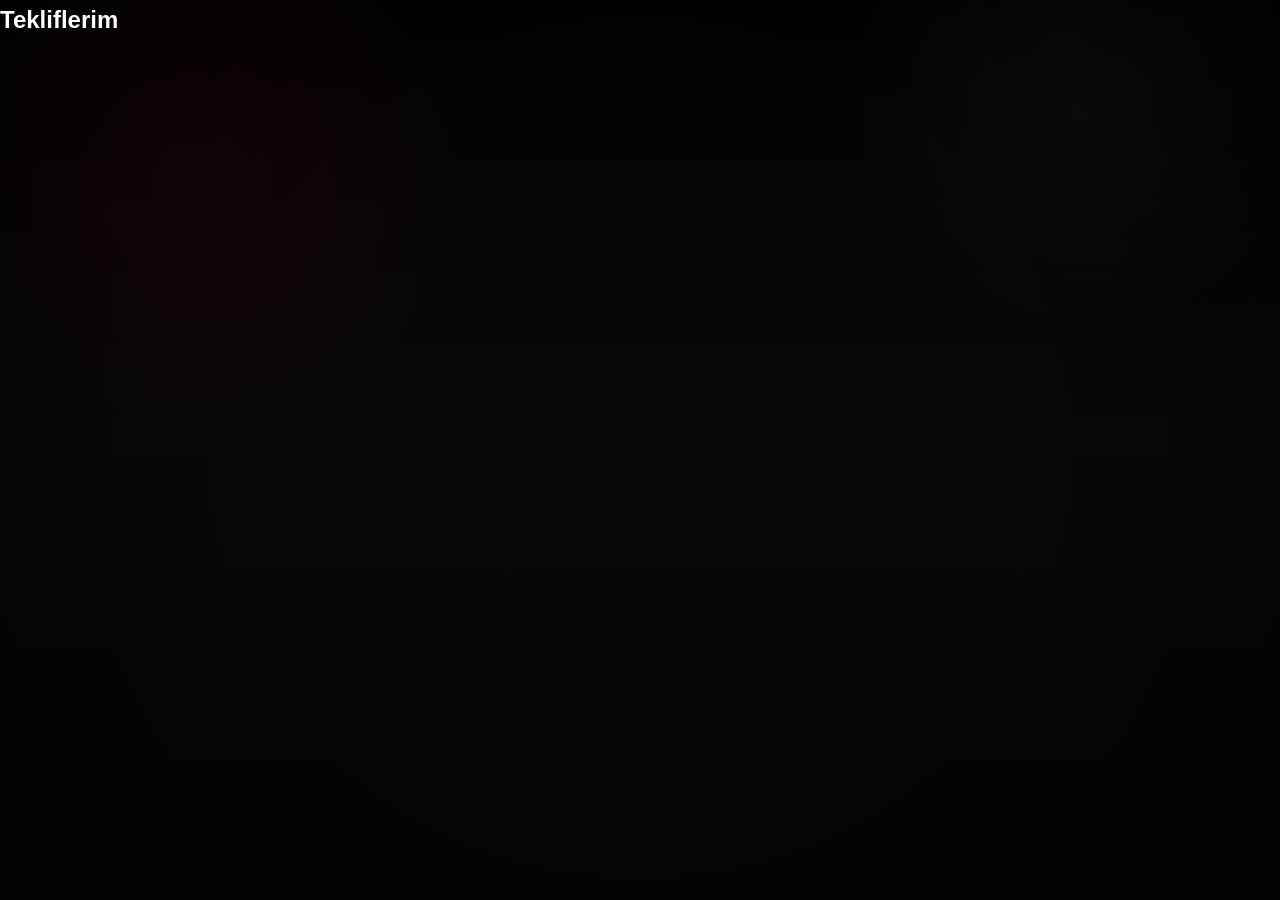
<file: pages/tekliflerim.html>
<!DOCTYPE html>
<html lang="tr">
<head>
  <meta charset="UTF-8">
  <title>Tekliflerim</title>
  <link rel="stylesheet" href="../assets/css/style.css">
</head>
<body>

<h2>Tekliflerim</h2>

<div id="tekliflerContainer" class="services-container"></div>

<script src="../assets/js/teklifler.js"></script>

</body>
</html>
</file>
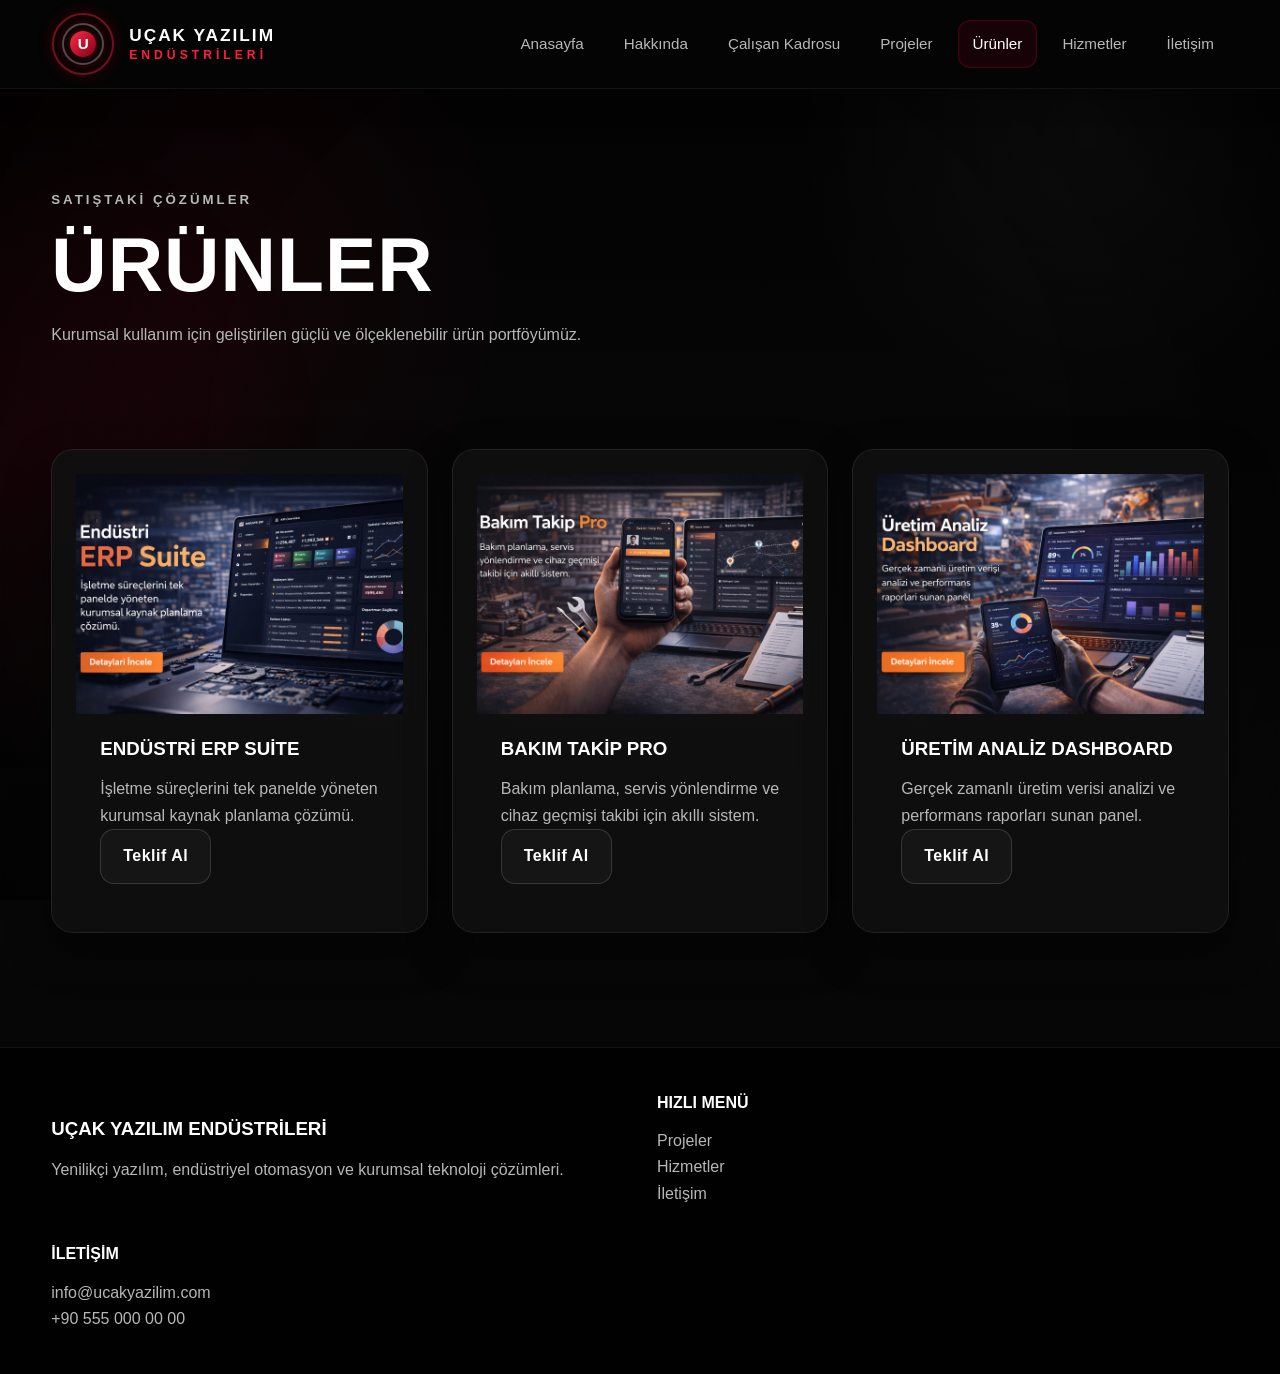
<file: pages/urunler.html>
<!DOCTYPE html>
<html lang="tr">
<head>
  <meta charset="UTF-8" />
  <meta name="viewport" content="width=device-width, initial-scale=1.0" />
  <title>Uçak Yazılım Endüstrileri | Ürünler</title>
  <link rel="stylesheet" href="../assets/css/style.css" />
</head>
<body>
  <div class="page-bg"></div>

  <header class="header">
    <div class="container nav-container">
      <a href="../index.html" class="logo">
        <div class="logo-emblem">
          <span class="ring ring-1"></span>
          <span class="ring ring-2"></span>
          <span class="core">U</span>
        </div>

        <div class="logo-text">
          <span class="logo-title">UÇAK YAZILIM</span>
          <span class="logo-subtitle">ENDÜSTRİLERİ</span>
        </div>
      </a>

      <nav class="nav" id="navMenu">
        <a href="../index.html">Anasayfa</a>
        <a href="hakkinda.html">Hakkında</a>
        <a href="calisan-kadrosu.html">Çalışan Kadrosu</a>
        <a href="projeler.html">Projeler</a>
        <a href="urunler.html" class="active">Ürünler</a>
        <a href="hizmetler.html">Hizmetler</a>
        <a href="iletisim.html">İletişim</a>
      </nav>

      <button class="menu-toggle" id="menuToggle">☰</button>
    </div>
  </header>

  <main class="page-top">
    <section class="page-hero small-hero">
      <div class="container">
        <p class="eyebrow">Satıştaki Çözümler</p>
        <h1>Ürünler</h1>
        <p>Kurumsal kullanım için geliştirilen güçlü ve ölçeklenebilir ürün portföyümüz.</p>
      </div>
    </section>

    <section class="section">
      <div class="container product-grid">
        <div class="product-card card">
          <img src="../assets/images/urun/urun1.png" alt="Ürün 1">
          <h3>Endüstri ERP Suite</h3>
          <p>İşletme süreçlerini tek panelde yöneten kurumsal kaynak planlama çözümü.</p>
          <a href="iletisim.html" class="btn btn-secondary">Teklif Al</a>
        </div>

        <div class="product-card card">
          <img src="../assets/images/urun/urun2.png" alt="Ürün 2">
          <h3>Bakım Takip Pro</h3>
          <p>Bakım planlama, servis yönlendirme ve cihaz geçmişi takibi için akıllı sistem.</p>
          <a href="iletisim.html" class="btn btn-secondary">Teklif Al</a>
        </div>

        <div class="product-card card">
          <img src="../assets/images/urun/urun3.png" alt="Ürün 3">
          <h3>Üretim Analiz Dashboard</h3>
          <p>Gerçek zamanlı üretim verisi analizi ve performans raporları sunan panel.</p>
          <a href="iletisim.html" class="btn btn-secondary">Teklif Al</a>
        </div>
      </div>
    </section>
  </main>

  <footer class="footer">
    <div class="container footer-grid">
      <div>
        <h3>Uçak Yazılım Endüstrileri</h3>
        <p>Yenilikçi yazılım, endüstriyel otomasyon ve kurumsal teknoloji çözümleri.</p>
      </div>
      <div>
        <h4>Hızlı Menü</h4>
        <ul>
          <li><a href="projeler.html">Projeler</a></li>
          <li><a href="hizmetler.html">Hizmetler</a></li>
          <li><a href="iletisim.html">İletişim</a></li>
        </ul>
      </div>
      <div>
        <h4>İletişim</h4>
        <p>info@ucakyazilim.com</p>
        <p>+90 555 000 00 00</p>
      </div>
    </div>
  </footer>

  <script src="../assets/js/main.js"></script>
</body>
</html>
</file>
<file: assets/css/style.css>
* {
  margin: 0;
  padding: 0;
  box-sizing: border-box;
}

:root {
  --bg-main: #050505;
  --bg-soft: #0d0d0d;
  --bg-panel: rgba(10, 10, 10, 0.86);
  --bg-card: rgba(16, 16, 16, 0.88);
  --border: rgba(255, 255, 255, 0.08);
  --border-red: rgba(255, 0, 51, 0.32);

  --text-main: #ffffff;
  --text-soft: #b7b7b7;
  --text-faint: #8b8b8b;

  --accent: #ff1e3c;
  --accent-strong: #ff334f;
  --accent-dark: #b1001e;

  --white-soft: #f1f1f1;
  --shadow-dark: 0 18px 45px rgba(0, 0, 0, 0.45);
  --shadow-red: 0 0 30px rgba(255, 30, 60, 0.14);

  --radius: 22px;
  --transition: 0.32s ease;
}

html {
  scroll-behavior: smooth;
}

body {
  font-family: Arial, Helvetica, sans-serif;
  color: var(--text-main);
  background:
    radial-gradient(circle at 15% 20%, rgba(255, 0, 51, 0.06), transparent 22%),
    radial-gradient(circle at 85% 10%, rgba(255, 255, 255, 0.035), transparent 18%),
    linear-gradient(180deg, #020202 0%, #080808 48%, #040404 100%);
  line-height: 1.65;
  min-height: 100vh;
  overflow-x: hidden;
  position: relative;
}

body::before {
  content: "";
  position: fixed;
  inset: 0;
  background:
    linear-gradient(rgba(255,255,255,0.015) 1px, transparent 1px),
    linear-gradient(90deg, rgba(255,255,255,0.015) 1px, transparent 1px);
  background-size: 50px 50px;
  opacity: 0.14;
  pointer-events: none;
  z-index: -2;
}

body::after {
  content: "";
  position: fixed;
  inset: 0;
  background: radial-gradient(circle at center, transparent 55%, rgba(0,0,0,0.45) 100%);
  pointer-events: none;
  z-index: -1;
}

img {
  width: 100%;
  max-width: 100%;
  height: auto;
  display: block;
}

a {
  text-decoration: none;
  color: inherit;
}

ul {
  list-style: none;
}

.page-bg {
  position: fixed;
  inset: 0;
  z-index: -3;
  background:
    radial-gradient(circle at left center, rgba(255,0,51,0.08), transparent 24%),
    radial-gradient(circle at right bottom, rgba(255,255,255,0.03), transparent 20%);
}

.container {
  width: min(1220px, 92%);
  margin: 0 auto;
}

.header {
  position: sticky;
  top: 0;
  z-index: 1000;
  background: rgba(5, 5, 5, 0.88);
  backdrop-filter: blur(14px);
  border-bottom: 1px solid rgba(255,255,255,0.06);
  box-shadow: 0 6px 26px rgba(0,0,0,0.35);
}

.nav-container {
  min-height: 88px;
  display: flex;
  align-items: center;
  justify-content: space-between;
  gap: 18px;
}

.logo {
  display: flex;
  align-items: center;
  gap: 14px;
}

.logo-emblem {
  position: relative;
  width: 64px;
  height: 64px;
  display: grid;
  place-items: center;
}

.logo-emblem .ring {
  position: absolute;
  border: 2px solid rgba(255, 40, 70, 0.42);
  border-radius: 50%;
  box-shadow: 0 0 16px rgba(255, 0, 51, 0.18);
}

.logo-emblem .ring-1 {
  width: 62px;
  height: 62px;
}

.logo-emblem .ring-2 {
  width: 42px;
  height: 42px;
  border-color: rgba(255,255,255,0.28);
}

.logo-emblem .core {
  width: 26px;
  height: 26px;
  display: grid;
  place-items: center;
  background: linear-gradient(135deg, #ff2948, #820012);
  color: white;
  border-radius: 50%;
  font-size: 0.95rem;
  font-weight: 800;
  box-shadow: 0 0 20px rgba(255, 30, 60, 0.28);
}

.logo-text {
  display: flex;
  flex-direction: column;
  line-height: 1;
}

.logo-title {
  font-size: 1.08rem;
  font-weight: 800;
  letter-spacing: 2px;
  color: #ffffff;
}

.logo-subtitle {
  margin-top: 5px;
  color: var(--accent);
  font-size: 0.76rem;
  letter-spacing: 4px;
  font-weight: 700;
  text-transform: uppercase;
}

.nav {
  display: flex;
  align-items: center;
  gap: 10px;
}

.nav a {
  padding: 10px 14px;
  border-radius: 12px;
  color: var(--text-soft);
  font-size: 0.95rem;
  border: 1px solid transparent;
  transition: var(--transition);
  position: relative;
}

.nav a:hover,
.nav a.active {
  color: white;
  background: rgba(255, 0, 51, 0.08);
  border-color: rgba(255, 0, 51, 0.18);
  box-shadow: inset 0 0 0 1px rgba(255, 0, 51, 0.06);
}

.menu-toggle {
  display: none;
  background: transparent;
  border: 1px solid rgba(255,255,255,0.12);
  color: white;
  font-size: 1.2rem;
  padding: 9px 13px;
  border-radius: 12px;
  cursor: pointer;
}

.hero,
.page-hero {
  position: relative;
  padding: 100px 0 60px;
}

.small-hero {
  padding-bottom: 20px;
}

.hero-stark {
  min-height: calc(100vh - 88px);
  display: flex;
  align-items: center;
}

.hero-overlay-lines {
  position: absolute;
  inset: 0;
  background:
    repeating-linear-gradient(
      90deg,
      transparent 0,
      transparent 95px,
      rgba(255,255,255,0.018) 96px,
      transparent 97px
    );
  opacity: 0.35;
  pointer-events: none;
}

.hero-overlay-glow {
  position: absolute;
  top: 14%;
  left: 8%;
  width: 420px;
  height: 420px;
  background: radial-gradient(circle, rgba(255, 0, 51, 0.14), transparent 70%);
  filter: blur(24px);
  pointer-events: none;
}

.hero-grid,
.two-col,
.contact-grid,
.cta-box,
.footer-grid {
  display: grid;
  gap: 34px;
  grid-template-columns: repeat(2, 1fr);
  align-items: center;
}

.hero-content {
  position: relative;
  z-index: 2;
}

.eyebrow {
  color: var(--accent);
  font-size: 0.83rem;
  text-transform: uppercase;
  letter-spacing: 3px;
  font-weight: 800;
  margin-bottom: 16px;
}

.hero-content h1,
.page-hero h1 {
  font-size: clamp(2.5rem, 6vw, 5rem);
  line-height: 0.98;
  margin-bottom: 20px;
  text-transform: uppercase;
  font-weight: 900;
  letter-spacing: 1px;
}

.hero-content h1 span {
  color: var(--accent);
  text-shadow: 0 0 18px rgba(255, 30, 60, 0.18);
}

.hero-text,
.page-hero p,
.content-card p,
.feature-card p,
.project-content p,
.product-card p,
.employee-card p,
.footer p,
.footer a,
.footer li {
  color: var(--text-soft);
}

.hero-text {
  max-width: 620px;
  font-size: 1.05rem;
}

.hero-buttons {
  display: flex;
  gap: 14px;
  flex-wrap: wrap;
  margin-top: 28px;
}

.btn {
  display: inline-flex;
  align-items: center;
  justify-content: center;
  padding: 13px 22px;
  border-radius: 14px;
  font-weight: 800;
  transition: var(--transition);
  letter-spacing: 0.5px;
}

.btn-primary {
  background: linear-gradient(135deg, #7d0016, #ff2342);
  color: white;
  border: 1px solid rgba(255, 80, 100, 0.35);
  box-shadow: 0 10px 24px rgba(255, 0, 51, 0.18);
}

.btn-primary:hover {
  transform: translateY(-3px);
  box-shadow: 0 14px 30px rgba(255, 0, 51, 0.24);
}

.btn-secondary {
  border: 1px solid rgba(255,255,255,0.14);
  background: rgba(255,255,255,0.03);
  color: white;
}

.btn-secondary:hover {
  transform: translateY(-3px);
  border-color: rgba(255,0,51,0.3);
  background: rgba(255,0,51,0.06);
}

.hero-mini-stats {
  display: flex;
  gap: 18px;
  flex-wrap: wrap;
  margin-top: 34px;
}

.hero-mini-stats div {
  min-width: 140px;
  padding: 14px 16px;
  border-radius: 16px;
  background: rgba(255,255,255,0.025);
  border: 1px solid rgba(255,255,255,0.07);
}

.hero-mini-stats strong {
  display: block;
  font-size: 1.45rem;
  color: white;
}

.hero-mini-stats span {
  color: var(--text-faint);
  font-size: 0.9rem;
}

.hero-panel {
  position: relative;
  min-height: 580px;
  border-radius: 28px;
  overflow: hidden;
  border: 1px solid rgba(255,255,255,0.08);
  background:
    linear-gradient(180deg, rgba(255,255,255,0.03), rgba(255,255,255,0.01)),
    radial-gradient(circle at 50% 35%, rgba(255, 0, 51, 0.08), transparent 35%),
    linear-gradient(180deg, #050505 0%, #0c0c0c 100%);
  box-shadow: var(--shadow-dark), var(--shadow-red);
}

.hero-panel::before {
  content: "";
  position: absolute;
  inset: 0;
  background:
    linear-gradient(transparent 0%, rgba(255,255,255,0.025) 48%, transparent 100%);
  pointer-events: none;
}

.hero-panel-inner {
  position: relative;
  height: 100%;
  padding: 30px;
}

.panel-top {
  display: flex;
  align-items: center;
  justify-content: space-between;
  color: var(--text-faint);
  font-size: 0.84rem;
  letter-spacing: 2px;
  margin-bottom: 28px;
}

.panel-status {
  color: var(--accent);
  font-weight: 800;
}

.hero-arc {
  position: relative;
  width: 100%;
  max-width: 410px;
  aspect-ratio: 1/1;
  margin: 40px auto 30px;
  display: grid;
  place-items: center;
}

.arc {
  position: absolute;
  border-radius: 50%;
  border: 2px solid rgba(255,255,255,0.08);
}

.arc-1 {
  width: 100%;
  height: 100%;
  border-top-color: rgba(255, 30, 60, 0.8);
  border-right-color: rgba(255,255,255,0.22);
  box-shadow: 0 0 30px rgba(255,0,51,0.12);
}

.arc-2 {
  width: 74%;
  height: 74%;
  border-left-color: rgba(255, 30, 60, 0.65);
  border-bottom-color: rgba(255,255,255,0.18);
}

.arc-3 {
  width: 46%;
  height: 46%;
  border-top-color: rgba(255,255,255,0.18);
  border-right-color: rgba(255, 30, 60, 0.72);
}

.arc-center {
  width: 110px;
  height: 110px;
  display: grid;
  place-items: center;
  border-radius: 50%;
  background: radial-gradient(circle, #ff2948 0%, #69000f 100%);
  color: white;
  font-size: 2.1rem;
  font-weight: 900;
  box-shadow:
    0 0 28px rgba(255, 0, 51, 0.22),
    inset 0 0 24px rgba(255,255,255,0.08);
}

.hero-side-info {
  display: grid;
  gap: 14px;
}

.info-box {
  display: flex;
  align-items: center;
  justify-content: space-between;
  padding: 14px 18px;
  border-radius: 16px;
  background: rgba(255,255,255,0.025);
  border: 1px solid rgba(255,255,255,0.08);
}

.info-box span {
  color: var(--text-faint);
  font-size: 0.86rem;
  letter-spacing: 1px;
}

.info-box strong {
  color: white;
  font-size: 1rem;
}

.section {
  padding: 80px 0;
}

.section-head {
  margin-bottom: 34px;
}

.section-head h2 {
  font-size: clamp(1.9rem, 4vw, 3rem);
  text-transform: uppercase;
  font-weight: 900;
}

.card {
  background: var(--bg-card);
  border: 1px solid var(--border);
  border-radius: var(--radius);
  box-shadow: var(--shadow-dark);
  backdrop-filter: blur(12px);
}

.hero-visual,
.content-card,
.feature-card,
.project-card,
.product-card,
.stat-box,
.cta-box {
  overflow: hidden;
}

.stats-grid,
.feature-grid,
.project-grid,
.product-grid,
.employee-grid {
  display: grid;
  gap: 24px;
}

.stats-grid {
  grid-template-columns: repeat(4, 1fr);
}

.feature-grid,
.project-grid,
.product-grid {
  grid-template-columns: repeat(3, 1fr);
}

.employee-grid {
  grid-template-columns: repeat(5, 1fr);
}

.stat-box,
.feature-card,
.product-card,
.employee-card {
  padding: 24px;
  position: relative;
}

.stat-line {
  display: block;
  width: 60px;
  height: 4px;
  border-radius: 999px;
  background: linear-gradient(90deg, var(--accent), transparent);
  margin-bottom: 18px;
}

.stat-box h3 {
  font-size: 2.1rem;
  color: white;
  margin-bottom: 8px;
}

.feature-card h3,
.project-content h3,
.product-card h3,
.employee-card h3,
.content-card h2 {
  margin-bottom: 12px;
  text-transform: uppercase;
}

.project-card img,
.product-card img {
  height: 240px;
  object-fit: cover;
  filter: grayscale(100%) contrast(110%);
}

.project-content {
  padding: 22px;
}

.product-card {
  text-align: left;
}

.product-card h3,
.product-card p,
.product-card .btn {
  margin-left: 24px;
  margin-right: 24px;
}

.product-card h3 {
  margin-top: 20px;
}

.product-card .btn {
  margin-bottom: 24px;
}

.content-card {
  padding: 30px;
}

.dark-panel {
  background: linear-gradient(180deg, rgba(255,255,255,0.015), rgba(255,255,255,0.005));
  border-top: 1px solid rgba(255,255,255,0.05);
  border-bottom: 1px solid rgba(255,255,255,0.05);
}

.custom-list li {
  color: var(--text-soft);
  margin-bottom: 12px;
  padding-left: 18px;
  position: relative;
}

.custom-list li::before {
  content: "";
  width: 8px;
  height: 8px;
  background: var(--accent);
  border-radius: 50%;
  position: absolute;
  left: 0;
  top: 10px;
  box-shadow: 0 0 12px rgba(255, 0, 51, 0.35);
}

.feature-card,
.project-card,
.product-card,
.employee-card,
.stat-box,
.content-card {
  transition: var(--transition);
}

.feature-card:hover,
.project-card:hover,
.product-card:hover,
.employee-card:hover,
.stat-box:hover,
.content-card:hover {
  transform: translateY(-8px);
  border-color: var(--border-red);
  box-shadow:
    0 18px 40px rgba(0, 0, 0, 0.42),
    0 0 32px rgba(255, 0, 51, 0.09);
}

.employee-card {
  text-align: center;
  cursor: pointer;
}

.employee-card img {
  width: 100%;
  height: 220px;
  object-fit: cover;
  border-radius: 16px;
  margin-bottom: 16px;
  filter: grayscale(100%) contrast(110%);
}

.employee-card h3 {
  font-size: 1rem;
}

.modal {
  position: fixed;
  inset: 0;
  display: none;
  z-index: 2000;
}

.modal.active {
  display: block;
}

.modal-overlay {
  position: absolute;
  inset: 0;
  background: rgba(0, 0, 0, 0.82);
  backdrop-filter: blur(5px);
}

.modal-content {
  position: relative;
  width: min(950px, 92%);
  margin: 56px auto;
  padding: 28px;
  z-index: 3;
  border: 1px solid rgba(255,0,51,0.22);
  box-shadow:
    0 20px 50px rgba(0,0,0,0.48),
    0 0 40px rgba(255,0,51,0.10);
}

.modal-close {
  position: absolute;
  top: 14px;
  right: 16px;
  width: 44px;
  height: 44px;
  border-radius: 50%;
  border: 1px solid rgba(255,255,255,0.08);
  background: rgba(255,255,255,0.04);
  color: white;
  font-size: 1.5rem;
  cursor: pointer;
}

.modal-profile {
  display: grid;
  grid-template-columns: 280px 1fr;
  gap: 28px;
  align-items: start;
}

.modal-profile img {
  border-radius: 18px;
  height: 360px;
  object-fit: cover;
  filter: grayscale(100%) contrast(110%);
}

.modal-profile h2 {
  font-size: 2rem;
  margin-bottom: 6px;
  text-transform: uppercase;
}

.modal-role {
  color: var(--accent);
  font-weight: 800;
  margin-bottom: 18px;
  letter-spacing: 1px;
}

.modal-info p {
  margin-bottom: 10px;
  color: var(--text-soft);
}

.contact-form {
  display: grid;
  gap: 14px;
  margin-top: 18px;
}

.contact-form input,
.contact-form textarea {
  width: 100%;
  padding: 14px 16px;
  border-radius: 14px;
  border: 1px solid rgba(255,255,255,0.08);
  background: rgba(8, 8, 8, 0.95);
  color: white;
  outline: none;
}

.contact-form input:focus,
.contact-form textarea:focus {
  border-color: rgba(255,0,51,0.42);
  box-shadow: 0 0 0 4px rgba(255, 0, 51, 0.08);
}

.cta-box {
  padding: 34px;
  align-items: center;
  border: 1px solid rgba(255,0,51,0.16);
  background:
    linear-gradient(135deg, rgba(255,0,51,0.06), rgba(255,255,255,0.015)),
    rgba(10,10,10,0.82);
}

.footer {
  margin-top: 34px;
  padding: 42px 0;
  background: rgba(2,2,2,0.95);
  border-top: 1px solid rgba(255,255,255,0.06);
}

.footer h3,
.footer h4 {
  margin-bottom: 12px;
  text-transform: uppercase;
}

.page-top {
  min-height: 70vh;
}

@media (max-width: 1100px) {
  .employee-grid {
    grid-template-columns: repeat(3, 1fr);
  }

  .feature-grid,
  .project-grid,
  .product-grid {
    grid-template-columns: repeat(2, 1fr);
  }

  .stats-grid {
    grid-template-columns: repeat(2, 1fr);
  }
}

@media (max-width: 860px) {
  .menu-toggle {
    display: block;
  }

  .nav {
    position: absolute;
    top: 88px;
    right: 4%;
    width: min(330px, 92%);
    background: rgba(4, 4, 4, 0.98);
    border: 1px solid rgba(255,255,255,0.08);
    border-radius: 18px;
    padding: 14px;
    flex-direction: column;
    align-items: stretch;
    display: none;
  }

  .nav.show {
    display: flex;
  }

  .hero-grid,
  .two-col,
  .contact-grid,
  .cta-box,
  .footer-grid,
  .modal-profile {
    grid-template-columns: 1fr;
  }

  .hero-panel {
    min-height: 500px;
  }

  .employee-grid {
    grid-template-columns: repeat(2, 1fr);
  }
}

@media (max-width: 560px) {
  .stats-grid,
  .feature-grid,
  .project-grid,
  .product-grid,
  .employee-grid {
    grid-template-columns: 1fr;
  }

  .hero,
  .page-hero,
  .section {
    padding: 58px 0;
  }

  .hero-mini-stats {
    flex-direction: column;
  }

  .modal-content {
    padding: 20px;
  }

  .modal-profile img {
    height: 260px;
  }

  .logo-title {
    font-size: 0.92rem;
  }

  .logo-subtitle {
    font-size: 0.68rem;
    letter-spacing: 2.5px;
  }
}
.project-card img {
  height: 240px;
  object-fit: cover;
}
main .project-card img,
main .product-card img {
  filter: none;
}


.header-tools {
  display: flex;
  align-items: center;
  gap: 10px;
}

.theme-toggle {
  width: 46px;
  height: 46px;
  border-radius: 14px;
  border: 1px solid rgba(255,255,255,0.12);
  background: rgba(255,255,255,0.04);
  color: white;
  cursor: pointer;
  font-size: 1.1rem;
  transition: var(--transition);
}

.theme-toggle:hover,
.top-btn:hover,
.open-detail-btn:hover {
  transform: translateY(-2px);
}

.top-btn {
  position: fixed;
  right: 22px;
  bottom: 22px;
  width: 52px;
  height: 52px;
  border: none;
  border-radius: 50%;
  background: linear-gradient(135deg, #ff2948, #8c0016);
  color: white;
  font-size: 1.3rem;
  cursor: pointer;
  box-shadow: 0 10px 24px rgba(0,0,0,0.35);
  opacity: 0;
  visibility: hidden;
  transition: var(--transition);
  z-index: 1200;
}

.top-btn.show {
  opacity: 1;
  visibility: visible;
}

.custom-slider {
  position: relative;
  padding: 32px 80px;
  overflow: hidden;
}

.slider-track {
  min-height: 220px;
  position: relative;
}

.slide {
  display: none;
  animation: fadeSlide 0.45s ease;
}

.slide.active {
  display: block;
}

.slide-tag {
  display: inline-block;
  padding: 8px 14px;
  border-radius: 999px;
  background: rgba(255,0,51,0.08);
  border: 1px solid rgba(255,0,51,0.22);
  color: var(--accent);
  font-weight: 700;
  margin-bottom: 14px;
}

.slide h3 {
  font-size: 2rem;
  margin-bottom: 12px;
}

.slide p {
  max-width: 760px;
  color: var(--text-soft);
}

.slider-btn {
  position: absolute;
  top: 50%;
  transform: translateY(-50%);
  width: 48px;
  height: 48px;
  border-radius: 50%;
  border: 1px solid rgba(255,255,255,0.1);
  background: rgba(255,255,255,0.04);
  color: var(--text-main);
  cursor: pointer;
  font-size: 1.25rem;
}

.slider-prev { left: 18px; }
.slider-next { right: 18px; }

.slider-dots {
  display: flex;
  justify-content: center;
  gap: 10px;
  margin-top: 12px;
}

.slider-dots button {
  width: 12px;
  height: 12px;
  border-radius: 50%;
  border: none;
  background: rgba(255,255,255,0.22);
  cursor: pointer;
}

.slider-dots button.active {
  background: var(--accent);
  box-shadow: 0 0 12px rgba(255,0,51,0.3);
}

.tabs {
  padding: 28px;
}

.tab-buttons {
  display: flex;
  flex-wrap: wrap;
  gap: 12px;
  margin-bottom: 20px;
}

.tab-btn {
  padding: 12px 18px;
  border-radius: 14px;
  border: 1px solid rgba(255,255,255,0.1);
  background: rgba(255,255,255,0.03);
  color: var(--text-main);
  cursor: pointer;
  transition: var(--transition);
}

.tab-btn.active {
  background: rgba(255,0,51,0.10);
  border-color: rgba(255,0,51,0.28);
  color: #fff;
}

.tab-panel {
  display: none;
  color: var(--text-soft);
}

.tab-panel.active {
  display: block;
}

.tab-panel h3 {
  color: var(--text-main);
  margin-bottom: 10px;
}

.open-detail-btn {
  margin-top: 16px;
}

.detail-modal-content {
  max-width: 760px;
}

.detail-subtitle {
  color: var(--accent);
  font-weight: 700;
  margin: 8px 0 14px;
}

.light-mode {
  --bg-main: #f4f4f6;
  --bg-soft: #ececf0;
  --bg-panel: rgba(255,255,255,0.88);
  --bg-card: rgba(255,255,255,0.9);
  --border: rgba(15,23,42,0.10);
  --border-red: rgba(255, 0, 51, 0.20);
  --text-main: #141414;
  --text-soft: #4d4d57;
  --text-faint: #777785;
  --white-soft: #161616;
}

body.light-mode {
  background:
    radial-gradient(circle at 15% 20%, rgba(255, 0, 51, 0.05), transparent 22%),
    radial-gradient(circle at 85% 10%, rgba(0, 0, 0, 0.04), transparent 18%),
    linear-gradient(180deg, #fafafa 0%, #ededf0 48%, #f6f6f7 100%);
}

body.light-mode::before {
  background:
    linear-gradient(rgba(0,0,0,0.04) 1px, transparent 1px),
    linear-gradient(90deg, rgba(0,0,0,0.04) 1px, transparent 1px);
  opacity: 0.2;
}

body.light-mode::after {
  background: radial-gradient(circle at center, transparent 55%, rgba(255,255,255,0.15) 100%);
}

body.light-mode .header,
body.light-mode .footer,
body.light-mode .nav,
body.light-mode .card,
body.light-mode .cta-box,
body.light-mode .tabs,
body.light-mode .modal-content,
body.light-mode .hero-panel-inner,
body.light-mode .info-box,
body.light-mode .contact-form input,
body.light-mode .contact-form textarea {
  background: rgba(255,255,255,0.88);
  color: var(--text-main);
  border-color: rgba(0,0,0,0.08);
}

body.light-mode .logo-title,
body.light-mode .nav a.active,
body.light-mode .nav a:hover,
body.light-mode .modal-profile h2,
body.light-mode .slide h3,
body.light-mode .tab-panel h3,
body.light-mode h1,
body.light-mode h2,
body.light-mode h3,
body.light-mode h4 {
  color: var(--text-main);
}

body.light-mode .nav a,
body.light-mode .hero-text,
body.light-mode p,
body.light-mode li,
body.light-mode .project-content p,
body.light-mode .product-card p,
body.light-mode .feature-card p,
body.light-mode .modal-info p {
  color: var(--text-soft);
}

body.light-mode .theme-toggle,
body.light-mode .menu-toggle,
body.light-mode .slider-btn {
  background: rgba(0,0,0,0.04);
  color: var(--text-main);
  border-color: rgba(0,0,0,0.10);
}

body.light-mode .project-card img,
body.light-mode .product-card img,
body.light-mode .employee-card img,
body.light-mode .modal-profile img {
  filter: none;
}

@keyframes fadeSlide {
  from { opacity: 0; transform: translateY(10px); }
  to { opacity: 1; transform: translateY(0); }
}

@media (max-width: 860px) {
  .custom-slider {
    padding: 28px 20px 70px;
  }

  .slider-btn {
    top: auto;
    bottom: 16px;
    transform: none;
    width: 42px;
    height: 42px;
  }

  .slider-prev { left: 20px; }
  .slider-next { right: 20px; }
}
.stats {
  padding: 60px 20px;
  text-align: center;
}

.stats-container {
  display: flex;
  justify-content: center;
  gap: 30px;
  flex-wrap: wrap;
}

.stat-box {
  background: #111;
  padding: 30px;
  border-radius: 15px;
  width: 200px;
  box-shadow: 0 0 15px rgba(255,0,0,0.3);
  transition: 0.3s;
}

.stat-box:hover {
  transform: scale(1.05);
}

.stat-box h2 {
  color: red;
  font-size: 36px;
}

.stat-box p {
  margin-top: 10px;
}
// FORM KONTROL
const form = document.getElementById("contactForm");
const formMessage = document.getElementById("formMessage");

if (form) {
  form.addEventListener("submit", function (e) {
    e.preventDefault();

    const name = document.getElementById("name").value.trim();
    const email = document.getElementById("email").value.trim();
    const phone = document.getElementById("phone").value.trim();
    const service = document.getElementById("service").value;
    const message = document.getElementById("message").value.trim();
    const kvkk = document.getElementById("kvkk").checked;

    if (!name || !email || !phone || !service || !message || !kvkk) {
      formMessage.style.color = "red";
      formMessage.textContent = "Lütfen tüm alanları doldurun!";
      return;
    }

    if (!email.includes("@")) {
      formMessage.style.color = "red";
      formMessage.textContent = "Geçerli bir e-posta giriniz!";
      return;
    }

    formMessage.style.color = "lime";
    formMessage.textContent = "Form başarıyla gönderildi!";
    
    form.reset();
  });
}
.contact-form select {
  width: 100%;
  padding: 14px;
  border-radius: 14px;
  background: #0a0a0a;
  color: white;
  border: 1px solid rgba(255,255,255,0.1);
}

#formMessage {
  margin-top: 10px;
  font-weight: bold;
}
/* Başarı mesajı */
.success-message {
  margin-top: 12px;
  padding: 12px 16px;
  border-radius: 12px;
  background: rgba(0, 255, 100, 0.1);
  border: 1px solid rgba(0, 255, 100, 0.3);
  color: #00ff88;
  display: flex;
  align-items: center;
  gap: 10px;
  animation: fadeIn 0.4s ease;
}

/* Tik animasyonu */
.checkmark {
  font-size: 20px;
  animation: pop 0.4s ease;
}

@keyframes pop {
  0% { transform: scale(0); }
  80% { transform: scale(1.2); }
  100% { transform: scale(1); }
}

@keyframes fadeIn {
  from { opacity: 0; transform: translateY(10px); }
  to { opacity: 1; transform: translateY(0); }
}
  .services-section {
  padding: 80px 10%;
  background: #0d0d0d;
  color: white;
  text-align: center;
}

.services-container {
  display: grid;
  grid-template-columns: repeat(auto-fit, minmax(250px, 1fr));
  gap: 25px;
  margin-top: 35px;
}

.service-card {
  background: #161616;
  border: 1px solid #b30000;
  border-radius: 18px;
  padding: 25px;
  box-shadow: 0 0 15px rgba(179, 0, 0, 0.25);
  transition: 0.3s;
}

.service-card:hover {
  transform: translateY(-8px);
  box-shadow: 0 0 25px rgba(255, 0, 0, 0.45);
}

.service-card h3 {
  color: #ff2b2b;
}

.service-card span {
  display: block;
  margin: 15px 0;
  font-weight: bold;
}

.service-card button {
  background: #b30000;
  color: white;
  border: none;
  padding: 10px 18px;
  border-radius: 10px;
  cursor: pointer;
}

.service-card button:hover {
  background: #e00000;
}
  .services-container {
  display: grid;
  grid-template-columns: repeat(auto-fit, minmax(250px, 1fr));
  gap: 20px;
  padding: 30px;
}

.service-card {
  background: #111;
  color: white;
  border: 1px solid red;
  padding: 20px;
  border-radius: 15px;
  transition: 0.3s;
}

.service-card:hover {
  transform: scale(1.05);
  box-shadow: 0 0 20px red;
}

button {
  background: red;
  color: white;
  border: none;
  padding: 10px;
  border-radius: 10px;
  cursor: pointer;
}
  .filter-panel {
  display: grid;
  grid-template-columns: 1.5fr 1fr 1fr;
  gap: 15px;
  margin-bottom: 35px;
  padding: 22px;
}

.filter-panel input,
.filter-panel select {
  width: 100%;
  padding: 14px 16px;
  background: rgba(255,255,255,0.06);
  color: var(--text);
  border: 1px solid var(--border);
  border-radius: 14px;
  outline: none;
}

.filter-panel input:focus,
.filter-panel select:focus {
  border-color: var(--primary);
}

.services-container {
  display: grid;
  grid-template-columns: repeat(3, 1fr);
  gap: 25px;
}

.service-card {
  padding: 28px;
  min-height: 250px;
}

.category-label {
  display: inline-block;
  color: var(--primary);
  font-weight: 700;
  margin-bottom: 12px;
  letter-spacing: 1px;
}

.service-card h3 {
  margin-bottom: 12px;
}

.service-card p {
  color: var(--muted);
  line-height: 1.7;
}

.service-bottom {
  display: flex;
  justify-content: space-between;
  align-items: center;
  margin-top: 22px;
  gap: 15px;
}

.service-bottom strong {
  color: var(--primary);
}

.service-bottom button {
  border: none;
  padding: 11px 16px;
  border-radius: 12px;
  background: var(--primary);
  color: #fff;
  font-weight: 700;
  cursor: pointer;
}

.empty-message {
  color: var(--muted);
  font-size: 18px;
  grid-column: 1 / -1;
}

@media (max-width: 900px) {
  .filter-panel,
  .services-container {
    grid-template-columns: 1fr;
  }
}
</file>
